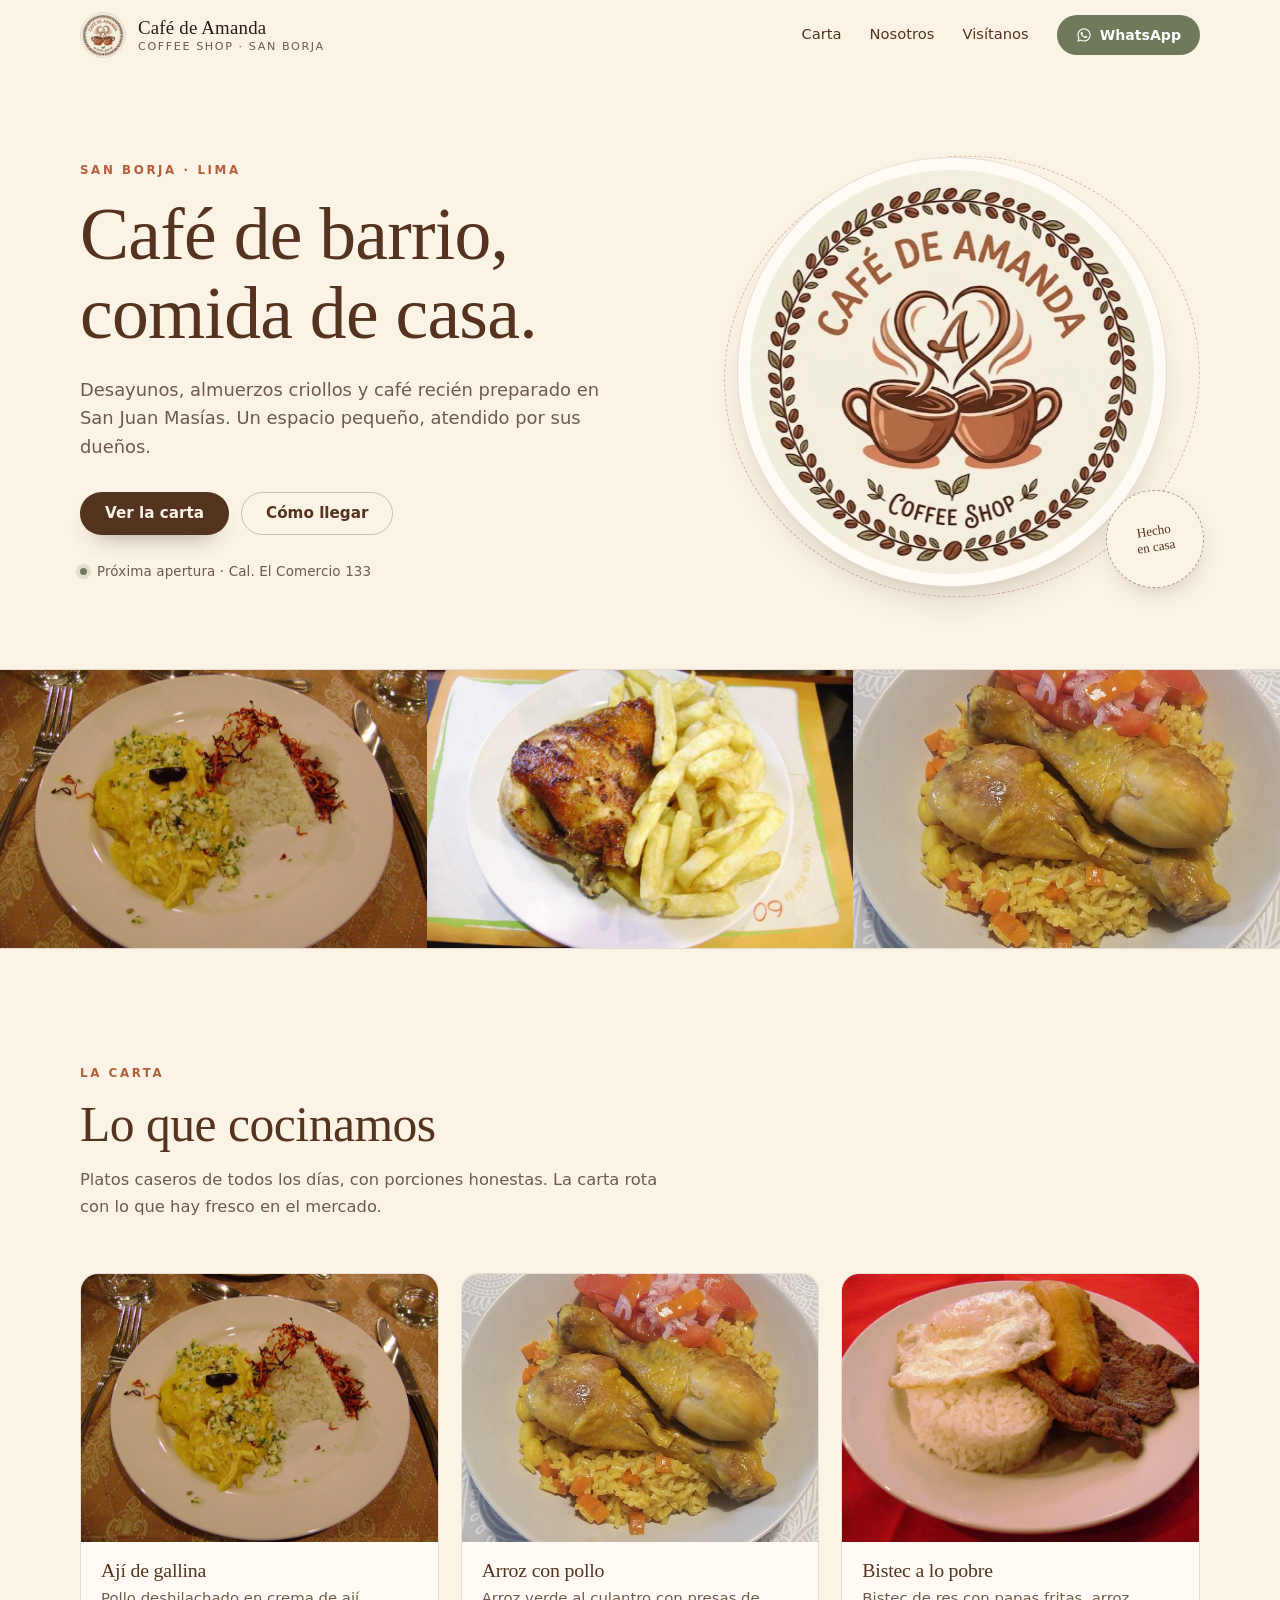
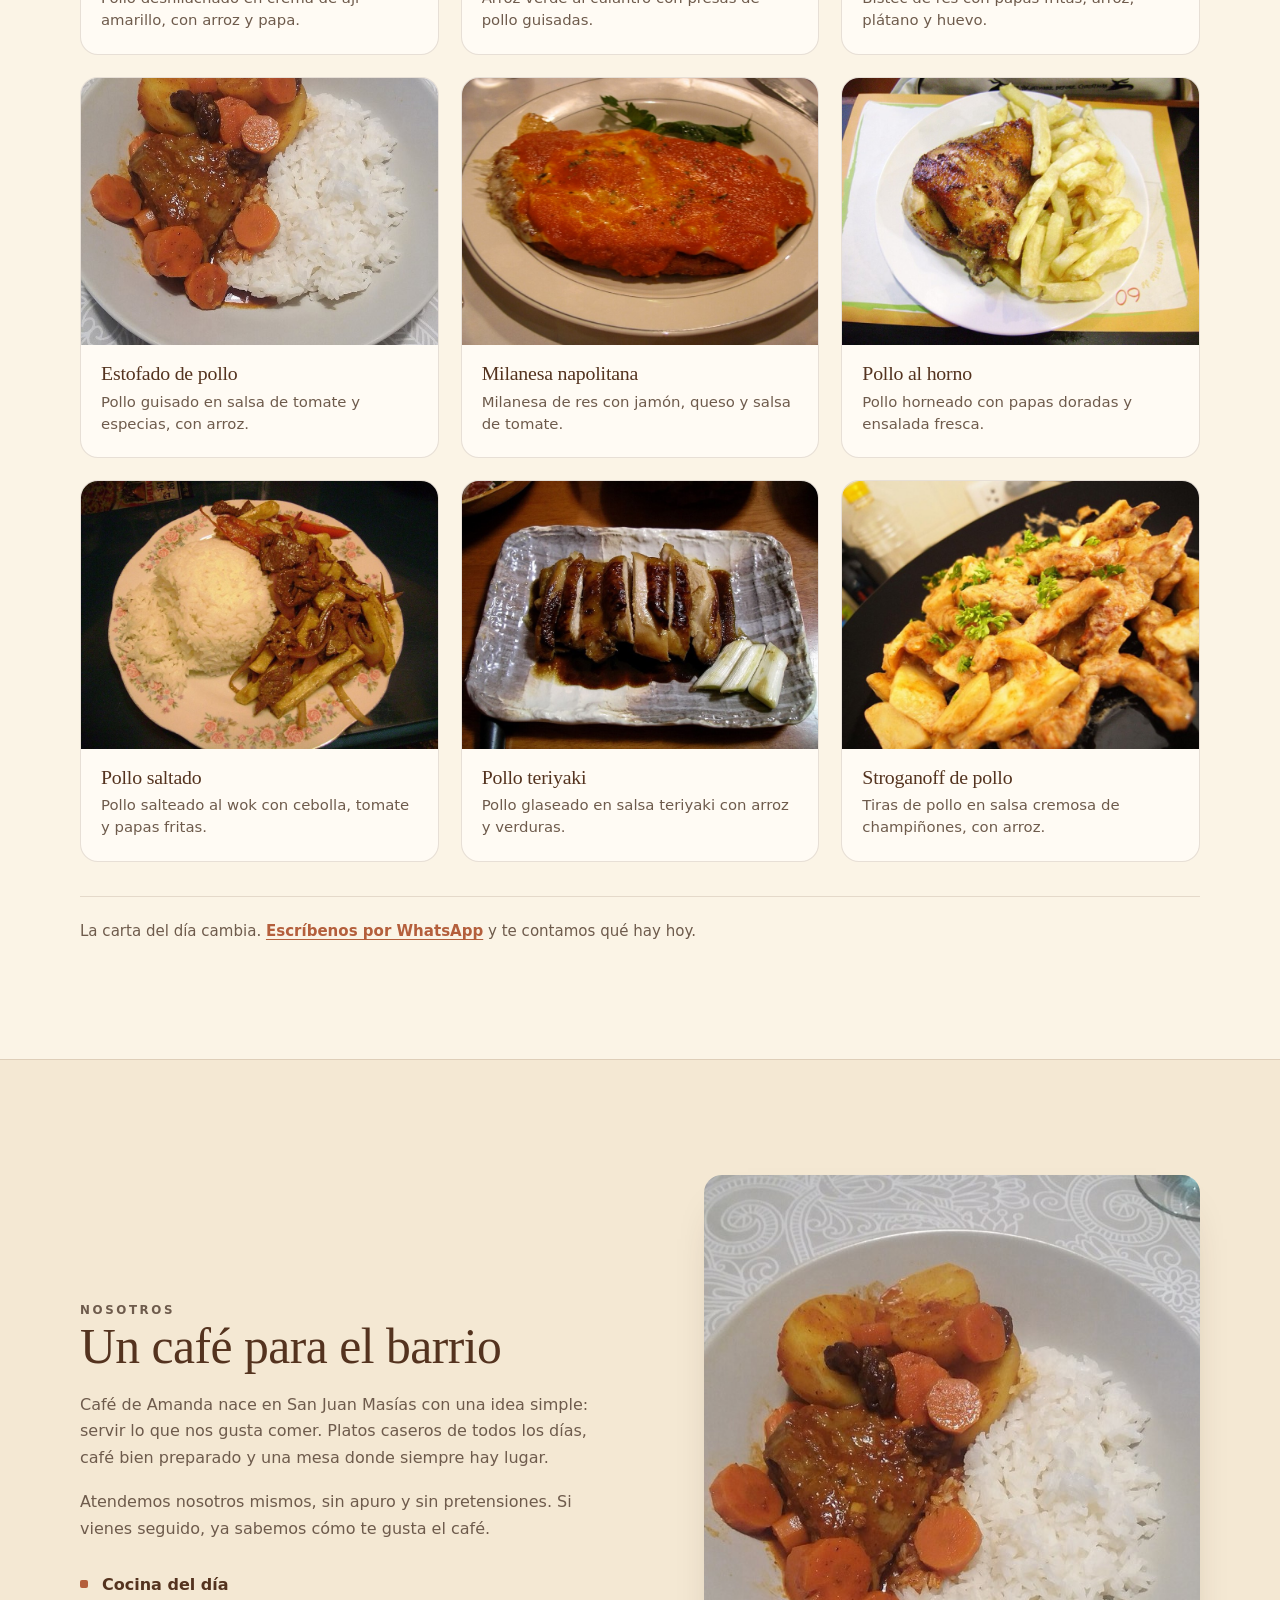
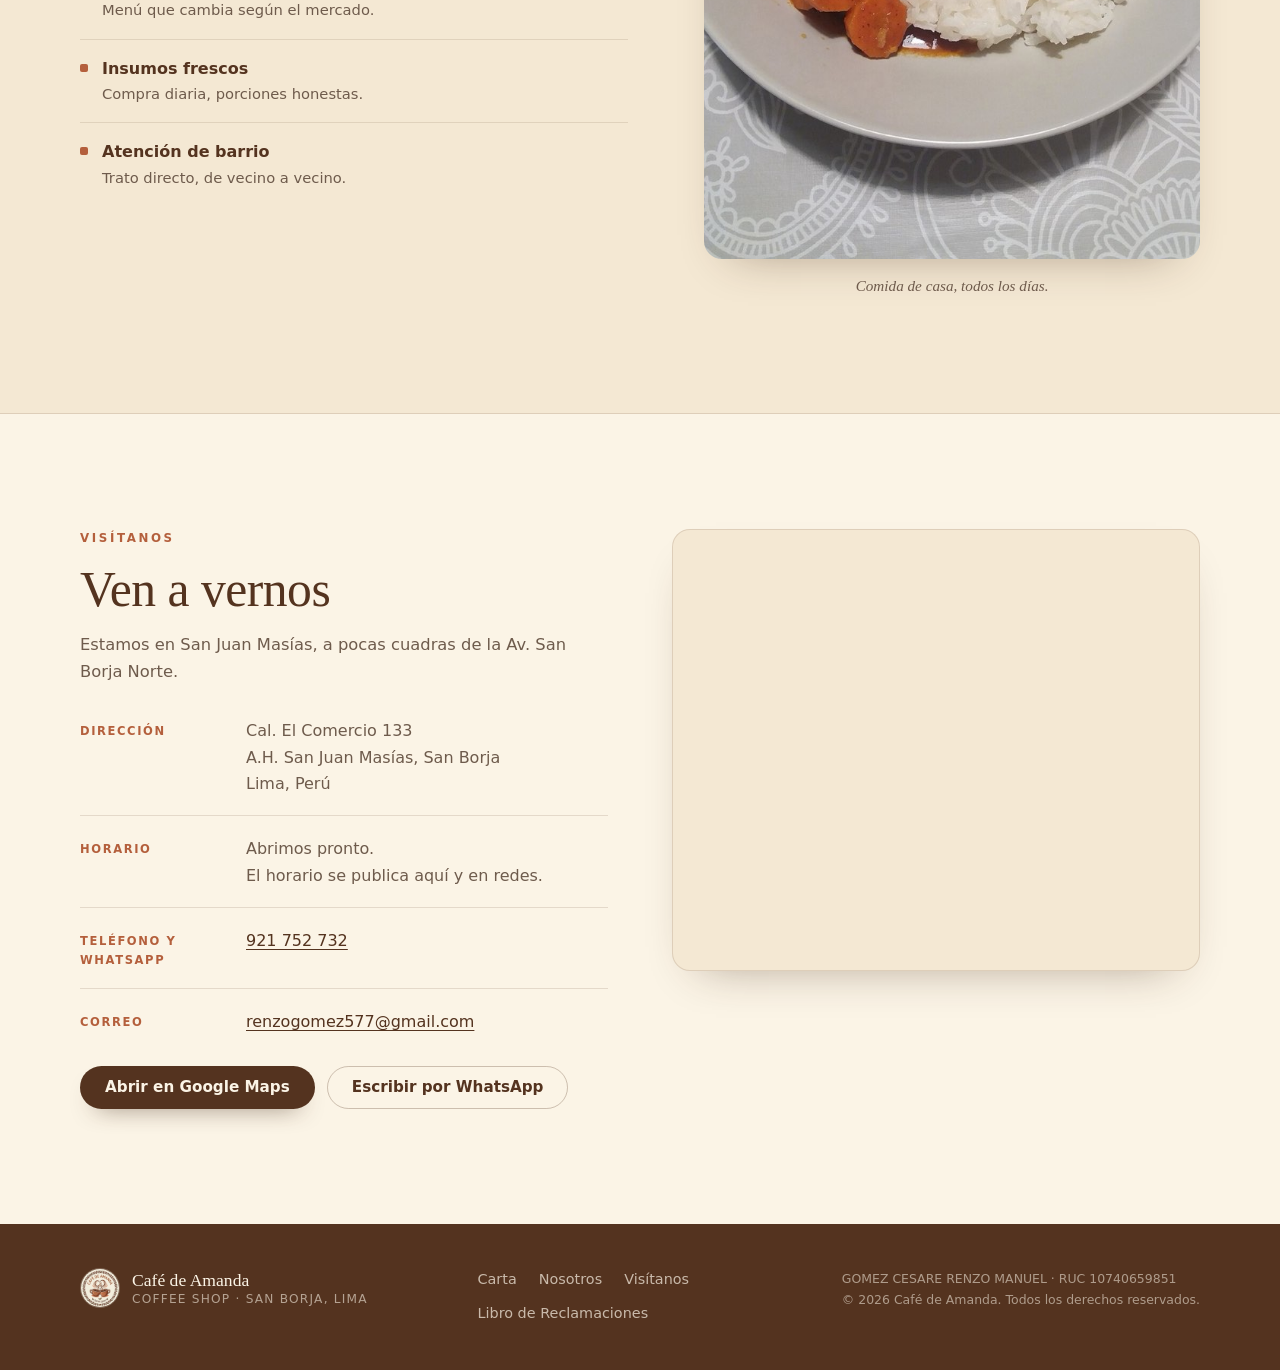
<file: index.html>
<!doctype html>
<html lang="es">
<head>
<meta charset="utf-8">
<meta name="viewport" content="width=device-width, initial-scale=1">
<title>Café de Amanda · Café y comida casera en San Borja</title>
<meta name="description" content="Café de barrio en San Juan Masías, San Borja. Desayunos, almuerzos caseros y café recién preparado. Cal. El Comercio 133, San Borja, Lima.">
<meta name="theme-color" content="#FBF4E6">
<link rel="canonical" href="https://renzo01.github.io/">

<meta property="og:type" content="website">
<meta property="og:locale" content="es_PE">
<meta property="og:site_name" content="Café de Amanda">
<meta property="og:url" content="https://renzo01.github.io/">
<meta property="og:title" content="Café de Amanda · Café y comida casera en San Borja">
<meta property="og:description" content="Desayunos, almuerzos criollos y café recién preparado en San Juan Masías, San Borja.">
<meta property="og:image" content="https://renzo01.github.io/assets/img/pollo-al-horno.jpg">
<meta name="twitter:card" content="summary_large_image">
<meta name="twitter:image" content="https://renzo01.github.io/assets/img/pollo-al-horno.jpg">

<link rel="icon" href="assets/img/favicon.png" sizes="64x64">
<link rel="apple-touch-icon" href="assets/img/logo-192.jpg">
<link rel="stylesheet" href="styles.css">

<script type="application/ld+json">
{
  "@context": "https://schema.org",
  "@type": "Restaurant",
  "name": "Café de Amanda",
  "description": "Café de barrio con desayunos, almuerzos caseros y café recién preparado en San Borja, Lima.",
  "servesCuisine": ["Peruana", "Café", "Desayunos"],
  "priceRange": "S/",
  "telephone": "+51921752732",
  "email": "renzogomez577@gmail.com",
  "image": "assets/img/logo.jpg",
  "address": {
    "@type": "PostalAddress",
    "streetAddress": "Cal. El Comercio 133, A.H. San Juan Masías",
    "addressLocality": "San Borja",
    "addressRegion": "Lima",
    "addressCountry": "PE"
  }
}
</script>
</head>
<body>

<a class="skip-link" href="#contenido">Saltar al contenido</a>

<header class="site-header" id="top">
  <div class="wrap header-inner">
    <a class="brand" href="#top" aria-label="Café de Amanda, inicio">
      <img class="brand-mark" src="assets/img/logo-192.jpg" alt="" width="46" height="46">
      <span class="brand-text">
        <strong>Café de Amanda</strong>
        <small>Coffee shop · San Borja</small>
      </span>
    </a>

    <button class="nav-toggle" type="button" aria-expanded="false" aria-controls="menu-principal">
      <span class="nav-toggle-bars" aria-hidden="true"></span>
      <span class="sr-only">Abrir menú</span>
    </button>

    <nav class="nav" id="menu-principal">
      <a href="#carta">Carta</a>
      <a href="#nosotros">Nosotros</a>
      <a href="#visitanos">Visítanos</a>
      <a class="btn btn-wa" href="https://wa.me/51921752732?text=Hola%2C%20quisiera%20consultar%20por%20la%20carta%20de%20Caf%C3%A9%20de%20Amanda">
        <svg viewBox="0 0 24 24" aria-hidden="true" width="16" height="16"><path fill="currentColor" d="M12.04 2C6.58 2 2.13 6.45 2.13 11.91c0 1.75.46 3.45 1.32 4.95L2 22l5.25-1.38a9.9 9.9 0 0 0 4.79 1.22h.01c5.46 0 9.91-4.45 9.91-9.91C21.96 6.45 17.5 2 12.04 2Zm0 18.15h-.01a8.2 8.2 0 0 1-4.19-1.15l-.3-.18-3.12.82.83-3.04-.2-.31a8.19 8.19 0 0 1-1.26-4.38c0-4.54 3.7-8.24 8.25-8.24 2.2 0 4.27.86 5.83 2.42a8.19 8.19 0 0 1 2.41 5.83c0 4.54-3.7 8.23-8.24 8.23Zm4.52-6.16c-.25-.12-1.47-.72-1.69-.8-.23-.09-.39-.13-.56.12-.16.25-.64.8-.79.96-.14.17-.29.19-.54.07-.25-.13-1.05-.39-2-1.23-.74-.66-1.23-1.47-1.38-1.72-.14-.25-.01-.39.11-.51.11-.11.25-.29.37-.43.13-.14.17-.25.25-.41.08-.17.04-.31-.02-.43-.06-.13-.56-1.35-.77-1.85-.2-.48-.41-.42-.56-.43h-.48c-.17 0-.43.06-.66.31-.22.25-.87.85-.87 2.07 0 1.22.89 2.4 1.01 2.56.13.17 1.75 2.67 4.23 3.74.59.26 1.05.41 1.41.52.59.19 1.13.16 1.56.1.48-.07 1.47-.6 1.68-1.18.21-.58.21-1.07.14-1.18-.06-.1-.22-.16-.47-.28Z"/></svg>
        WhatsApp
      </a>
    </nav>
  </div>
</header>

<main id="contenido">

  <section class="hero">
    <div class="wrap hero-grid">
      <div class="hero-copy reveal">
        <p class="eyebrow">San Borja · Lima</p>
        <h1>Café de barrio,<br>comida de casa.</h1>
        <p class="lede">Desayunos, almuerzos criollos y café recién preparado en San Juan Masías. Un espacio pequeño, atendido por sus dueños.</p>
        <div class="hero-actions">
          <a class="btn btn-primary" href="#carta">Ver la carta</a>
          <a class="btn btn-ghost" href="#visitanos">Cómo llegar</a>
        </div>
        <p class="hero-note"><span class="dot" aria-hidden="true"></span> Próxima apertura · Cal. El Comercio 133</p>
      </div>

      <div class="hero-art reveal">
        <div class="emblem">
          <img src="assets/img/logo.jpg" alt="Logo de Café de Amanda: dos tazas de café rodeadas de hojas" width="600" height="600">
        </div>
        <span class="stamp" aria-hidden="true">Hecho<br>en casa</span>
      </div>
    </div>

    <div class="photo-strip" aria-hidden="true">
      <img src="assets/img/aji-de-gallina.jpg" alt="" loading="lazy">
      <img src="assets/img/pollo-al-horno.jpg" alt="" loading="lazy">
      <img src="assets/img/arroz-con-pollo.jpg" alt="" loading="lazy">
    </div>
  </section>

  <section class="section" id="carta">
    <div class="wrap">
      <header class="section-head reveal">
        <p class="eyebrow">La carta</p>
        <h2>Lo que cocinamos</h2>
        <p class="section-sub">Platos caseros de todos los días, con porciones honestas. La carta rota con lo que hay fresco en el mercado.</p>
      </header>

      <div class="menu-grid">
        <article class="dish reveal">
          <figure><img src="assets/img/aji-de-gallina.jpg" alt="Ají de gallina con arroz blanco y papa" loading="lazy" width="900" height="684"></figure>
          <div class="dish-body">
            <h3>Ají de gallina</h3>
            <p>Pollo deshilachado en crema de ají amarillo, con arroz y papa.</p>
          </div>
        </article>

        <article class="dish reveal">
          <figure><img src="assets/img/arroz-con-pollo.jpg" alt="Arroz con pollo con presas de pollo guisado" loading="lazy" width="900" height="684"></figure>
          <div class="dish-body">
            <h3>Arroz con pollo</h3>
            <p>Arroz verde al culantro con presas de pollo guisadas.</p>
          </div>
        </article>

        <article class="dish reveal">
          <figure><img src="assets/img/bistec-a-lo-pobre.jpg" alt="Bistec a lo pobre con papas fritas, arroz y huevo" loading="lazy" width="900" height="684"></figure>
          <div class="dish-body">
            <h3>Bistec a lo pobre</h3>
            <p>Bistec de res con papas fritas, arroz, plátano y huevo.</p>
          </div>
        </article>

        <article class="dish reveal">
          <figure><img src="assets/img/estofado-de-pollo.jpg" alt="Estofado de pollo con arroz" loading="lazy" width="900" height="684"></figure>
          <div class="dish-body">
            <h3>Estofado de pollo</h3>
            <p>Pollo guisado en salsa de tomate y especias, con arroz.</p>
          </div>
        </article>

        <article class="dish reveal">
          <figure><img src="assets/img/milanesa-napolitana.jpg" alt="Milanesa napolitana con jamón, queso y salsa de tomate" loading="lazy" width="900" height="684"></figure>
          <div class="dish-body">
            <h3>Milanesa napolitana</h3>
            <p>Milanesa de res con jamón, queso y salsa de tomate.</p>
          </div>
        </article>

        <article class="dish reveal">
          <figure><img src="assets/img/pollo-al-horno.jpg" alt="Pollo al horno con papas doradas y ensalada" loading="lazy" width="900" height="684"></figure>
          <div class="dish-body">
            <h3>Pollo al horno</h3>
            <p>Pollo horneado con papas doradas y ensalada fresca.</p>
          </div>
        </article>

        <article class="dish reveal">
          <figure><img src="assets/img/pollo-saltado.jpg" alt="Pollo saltado al wok con cebolla, tomate y papas fritas" loading="lazy" width="900" height="684"></figure>
          <div class="dish-body">
            <h3>Pollo saltado</h3>
            <p>Pollo salteado al wok con cebolla, tomate y papas fritas.</p>
          </div>
        </article>

        <article class="dish reveal">
          <figure><img src="assets/img/pollo-teriyaki.jpg" alt="Pollo teriyaki con arroz y verduras" loading="lazy" width="900" height="684"></figure>
          <div class="dish-body">
            <h3>Pollo teriyaki</h3>
            <p>Pollo glaseado en salsa teriyaki con arroz y verduras.</p>
          </div>
        </article>

        <article class="dish reveal">
          <figure><img src="assets/img/stroganoff.jpg" alt="Stroganoff de pollo con arroz" loading="lazy" width="900" height="684"></figure>
          <div class="dish-body">
            <h3>Stroganoff de pollo</h3>
            <p>Tiras de pollo en salsa cremosa de champiñones, con arroz.</p>
          </div>
        </article>
      </div>

      <p class="menu-note reveal">La carta del día cambia. <a href="https://wa.me/51921752732?text=Hola%2C%20quisiera%20saber%20qu%C3%A9%20hay%20hoy%20en%20la%20carta">Escríbenos por WhatsApp</a> y te contamos qué hay hoy.</p>
    </div>
  </section>

  <section class="section section-alt" id="nosotros">
    <div class="wrap about-grid">
      <div class="about-copy reveal">
        <p class="eyebrow">Nosotros</p>
        <h2>Un café para el barrio</h2>
        <p>Café de Amanda nace en San Juan Masías con una idea simple: servir lo que nos gusta comer. Platos caseros de todos los días, café bien preparado y una mesa donde siempre hay lugar.</p>
        <p>Atendemos nosotros mismos, sin apuro y sin pretensiones. Si vienes seguido, ya sabemos cómo te gusta el café.</p>

        <ul class="values">
          <li><strong>Cocina del día</strong><span>Menú que cambia según el mercado.</span></li>
          <li><strong>Insumos frescos</strong><span>Compra diaria, porciones honestas.</span></li>
          <li><strong>Atención de barrio</strong><span>Trato directo, de vecino a vecino.</span></li>
        </ul>
      </div>

      <figure class="about-art reveal">
        <img src="assets/img/estofado-de-pollo.jpg" alt="Estofado de pollo servido con arroz" loading="lazy" width="900" height="684">
        <figcaption>Comida de casa, todos los días.</figcaption>
      </figure>
    </div>
  </section>

  <section class="section" id="visitanos">
    <div class="wrap visit-grid">
      <div class="visit-info reveal">
        <p class="eyebrow">Visítanos</p>
        <h2>Ven a vernos</h2>
        <p class="section-sub">Estamos en San Juan Masías, a pocas cuadras de la Av. San Borja Norte.</p>

        <dl class="info-list">
          <div>
            <dt>Dirección</dt>
            <dd>Cal. El Comercio 133<br>A.H. San Juan Masías, San Borja<br>Lima, Perú</dd>
          </div>
          <div>
            <dt>Horario</dt>
            <dd>Abrimos pronto.<br>El horario se publica aquí y en redes.</dd>
          </div>
          <div>
            <dt>Teléfono y WhatsApp</dt>
            <dd><a href="tel:+51921752732">921 752 732</a></dd>
          </div>
          <div>
            <dt>Correo</dt>
            <dd><a href="mailto:renzogomez577@gmail.com">renzogomez577@gmail.com</a></dd>
          </div>
        </dl>

        <div class="hero-actions">
          <a class="btn btn-primary" href="https://www.google.com/maps/search/?api=1&query=Cal.+El+Comercio+133%2C+San+Juan+Mas%C3%ADas%2C+San+Borja%2C+Lima" target="_blank" rel="noopener">
            Abrir en Google Maps
          </a>
          <a class="btn btn-ghost" href="https://wa.me/51921752732?text=Hola%2C%20quisiera%20consultar%20por%20Caf%C3%A9%20de%20Amanda">Escribir por WhatsApp</a>
        </div>
      </div>

      <div class="map reveal">
        <iframe
          title="Mapa de ubicación de Café de Amanda en San Borja"
          src="https://www.google.com/maps?q=Cal.+El+Comercio+133,+San+Juan+Mas%C3%ADas,+San+Borja,+Lima&output=embed"
          loading="lazy" referrerpolicy="no-referrer-when-downgrade" allowfullscreen></iframe>
      </div>
    </div>
  </section>

</main>

<footer class="site-footer">
  <div class="wrap footer-grid">
    <div class="footer-brand">
      <img src="assets/img/logo-192.jpg" alt="" width="40" height="40">
      <div>
        <strong>Café de Amanda</strong>
        <span>Coffee shop · San Borja, Lima</span>
      </div>
    </div>

    <nav class="footer-nav" aria-label="Enlaces del pie">
      <a href="#carta">Carta</a>
      <a href="#nosotros">Nosotros</a>
      <a href="#visitanos">Visítanos</a>
      <a href="libro-de-reclamaciones.html">Libro de Reclamaciones</a>
    </nav>

    <div class="footer-legal">
      <p>GOMEZ CESARE RENZO MANUEL · RUC 10740659851</p>
      <p>© <span id="anio">2026</span> Café de Amanda. Todos los derechos reservados.</p>
    </div>
  </div>
</footer>

<a class="wa-float" href="https://wa.me/51921752732?text=Hola%2C%20quisiera%20consultar%20por%20Caf%C3%A9%20de%20Amanda" aria-label="Escribir por WhatsApp">
  <svg viewBox="0 0 24 24" aria-hidden="true" width="26" height="26"><path fill="currentColor" d="M12.04 2C6.58 2 2.13 6.45 2.13 11.91c0 1.75.46 3.45 1.32 4.95L2 22l5.25-1.38a9.9 9.9 0 0 0 4.79 1.22h.01c5.46 0 9.91-4.45 9.91-9.91C21.96 6.45 17.5 2 12.04 2Zm0 18.15h-.01a8.2 8.2 0 0 1-4.19-1.15l-.3-.18-3.12.82.83-3.04-.2-.31a8.19 8.19 0 0 1-1.26-4.38c0-4.54 3.7-8.24 8.25-8.24 2.2 0 4.27.86 5.83 2.42a8.19 8.19 0 0 1 2.41 5.83c0 4.54-3.7 8.23-8.24 8.23Zm4.52-6.16c-.25-.12-1.47-.72-1.69-.8-.23-.09-.39-.13-.56.12-.16.25-.64.8-.79.96-.14.17-.29.19-.54.07-.25-.13-1.05-.39-2-1.23-.74-.66-1.23-1.47-1.38-1.72-.14-.25-.01-.39.11-.51.11-.11.25-.29.37-.43.13-.14.17-.25.25-.41.08-.17.04-.31-.02-.43-.06-.13-.56-1.35-.77-1.85-.2-.48-.41-.42-.56-.43h-.48c-.17 0-.43.06-.66.31-.22.25-.87.85-.87 2.07 0 1.22.89 2.4 1.01 2.56.13.17 1.75 2.67 4.23 3.74.59.26 1.05.41 1.41.52.59.19 1.13.16 1.56.1.48-.07 1.47-.6 1.68-1.18.21-.58.21-1.07.14-1.18-.06-.1-.22-.16-.47-.28Z"/></svg>
</a>

<script src="script.js" defer></script>
</body>
</html>
</file>
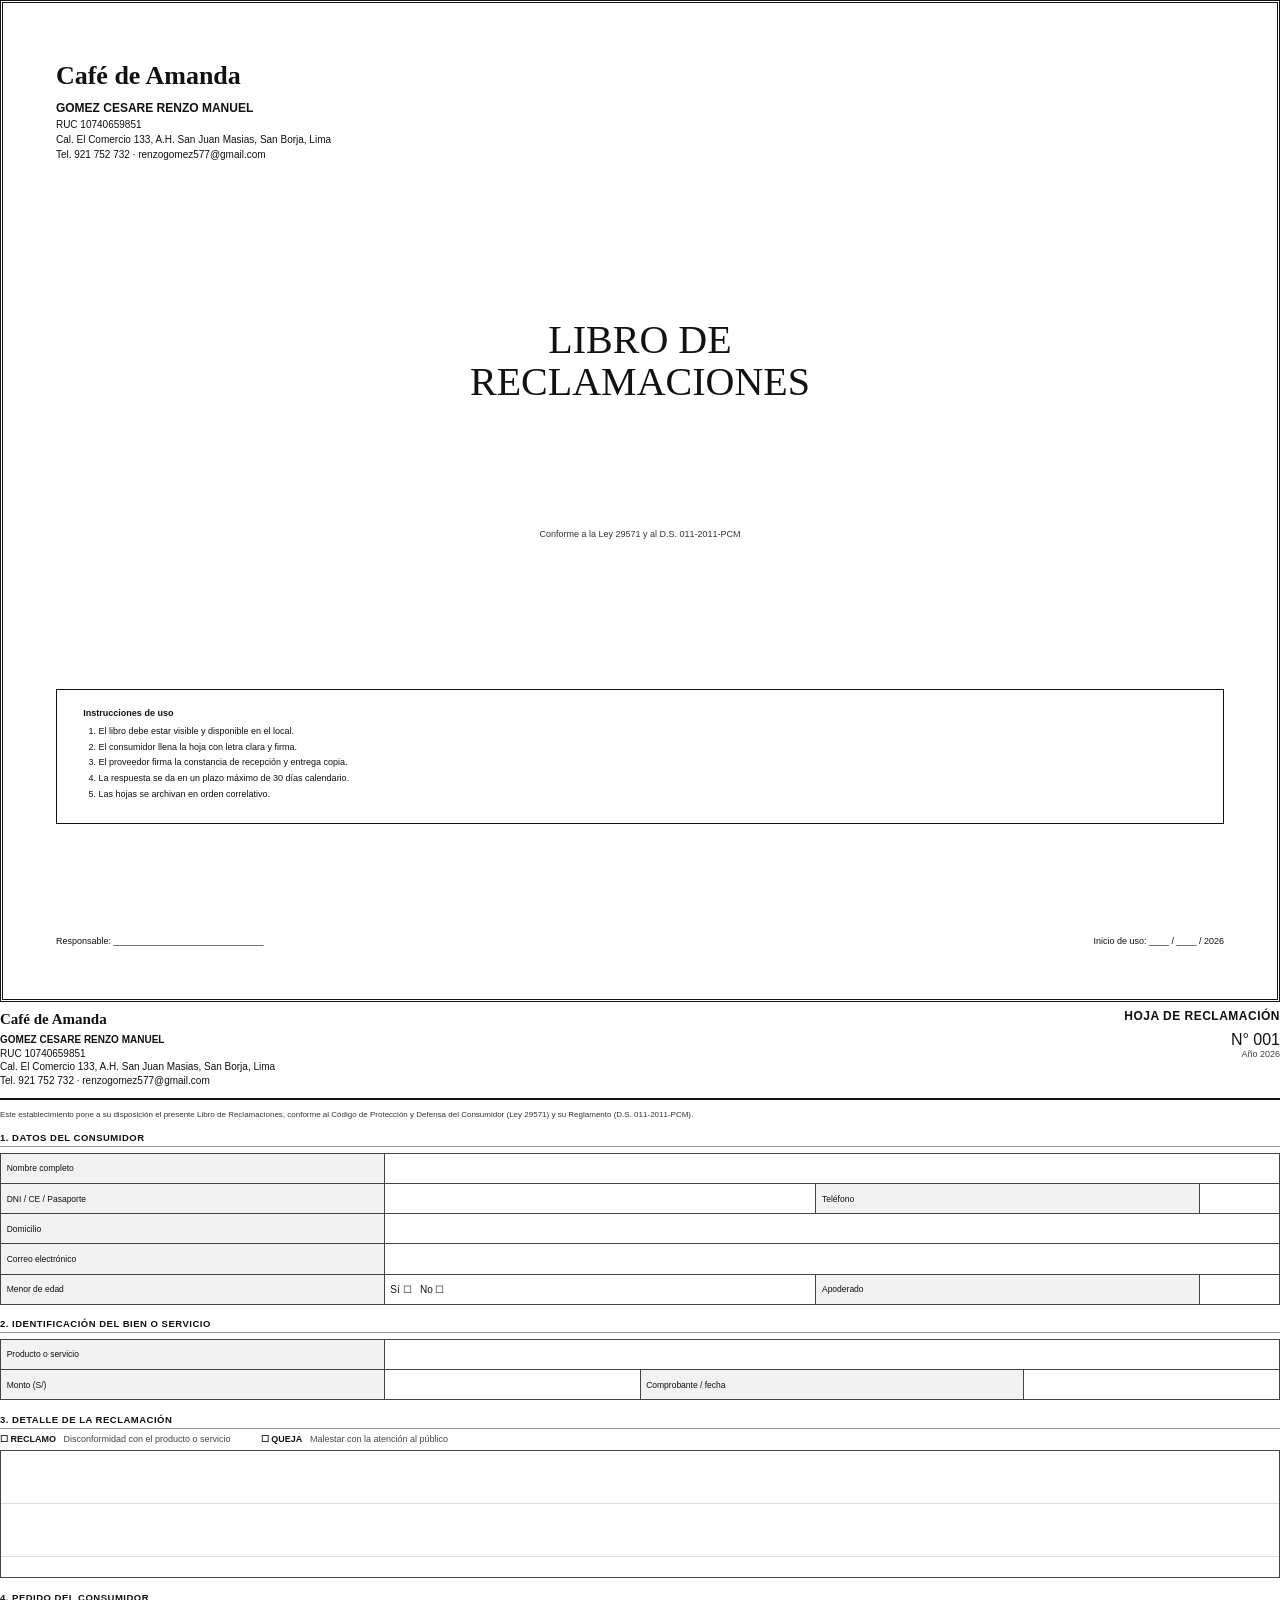
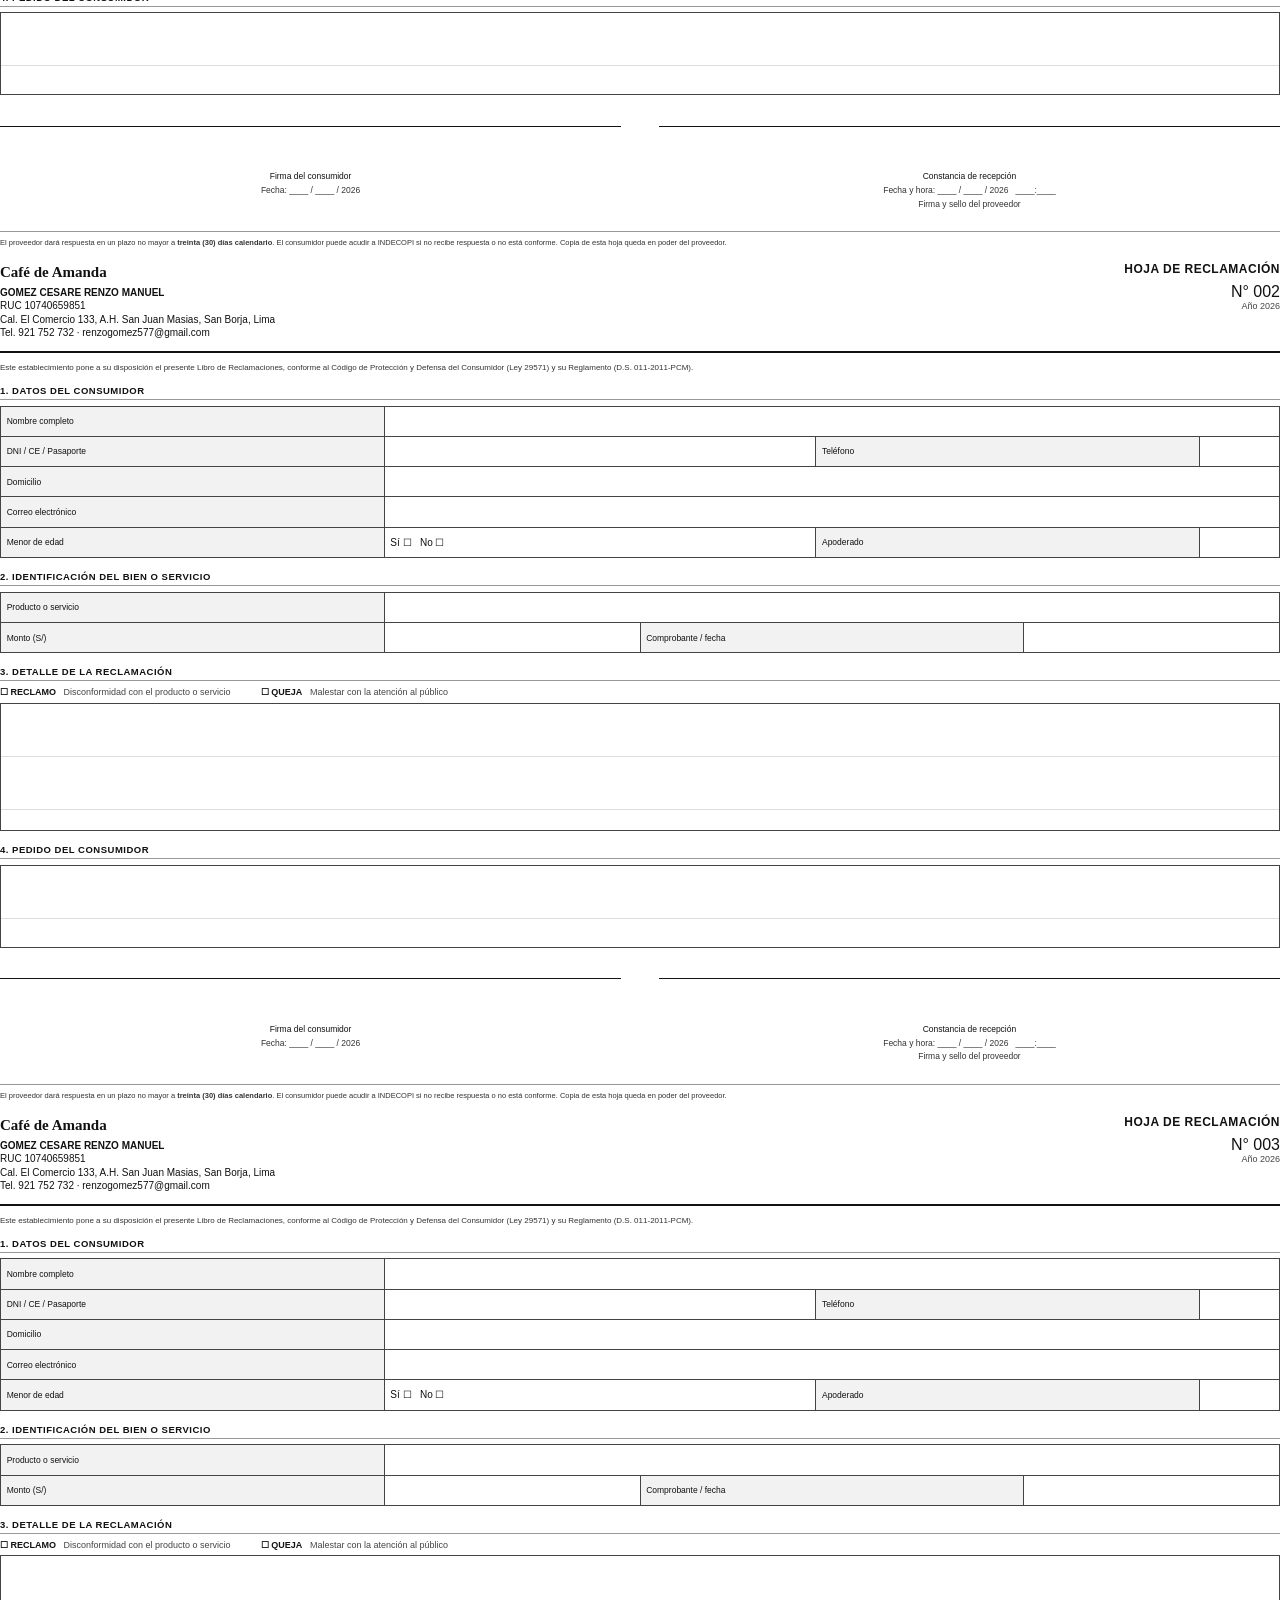
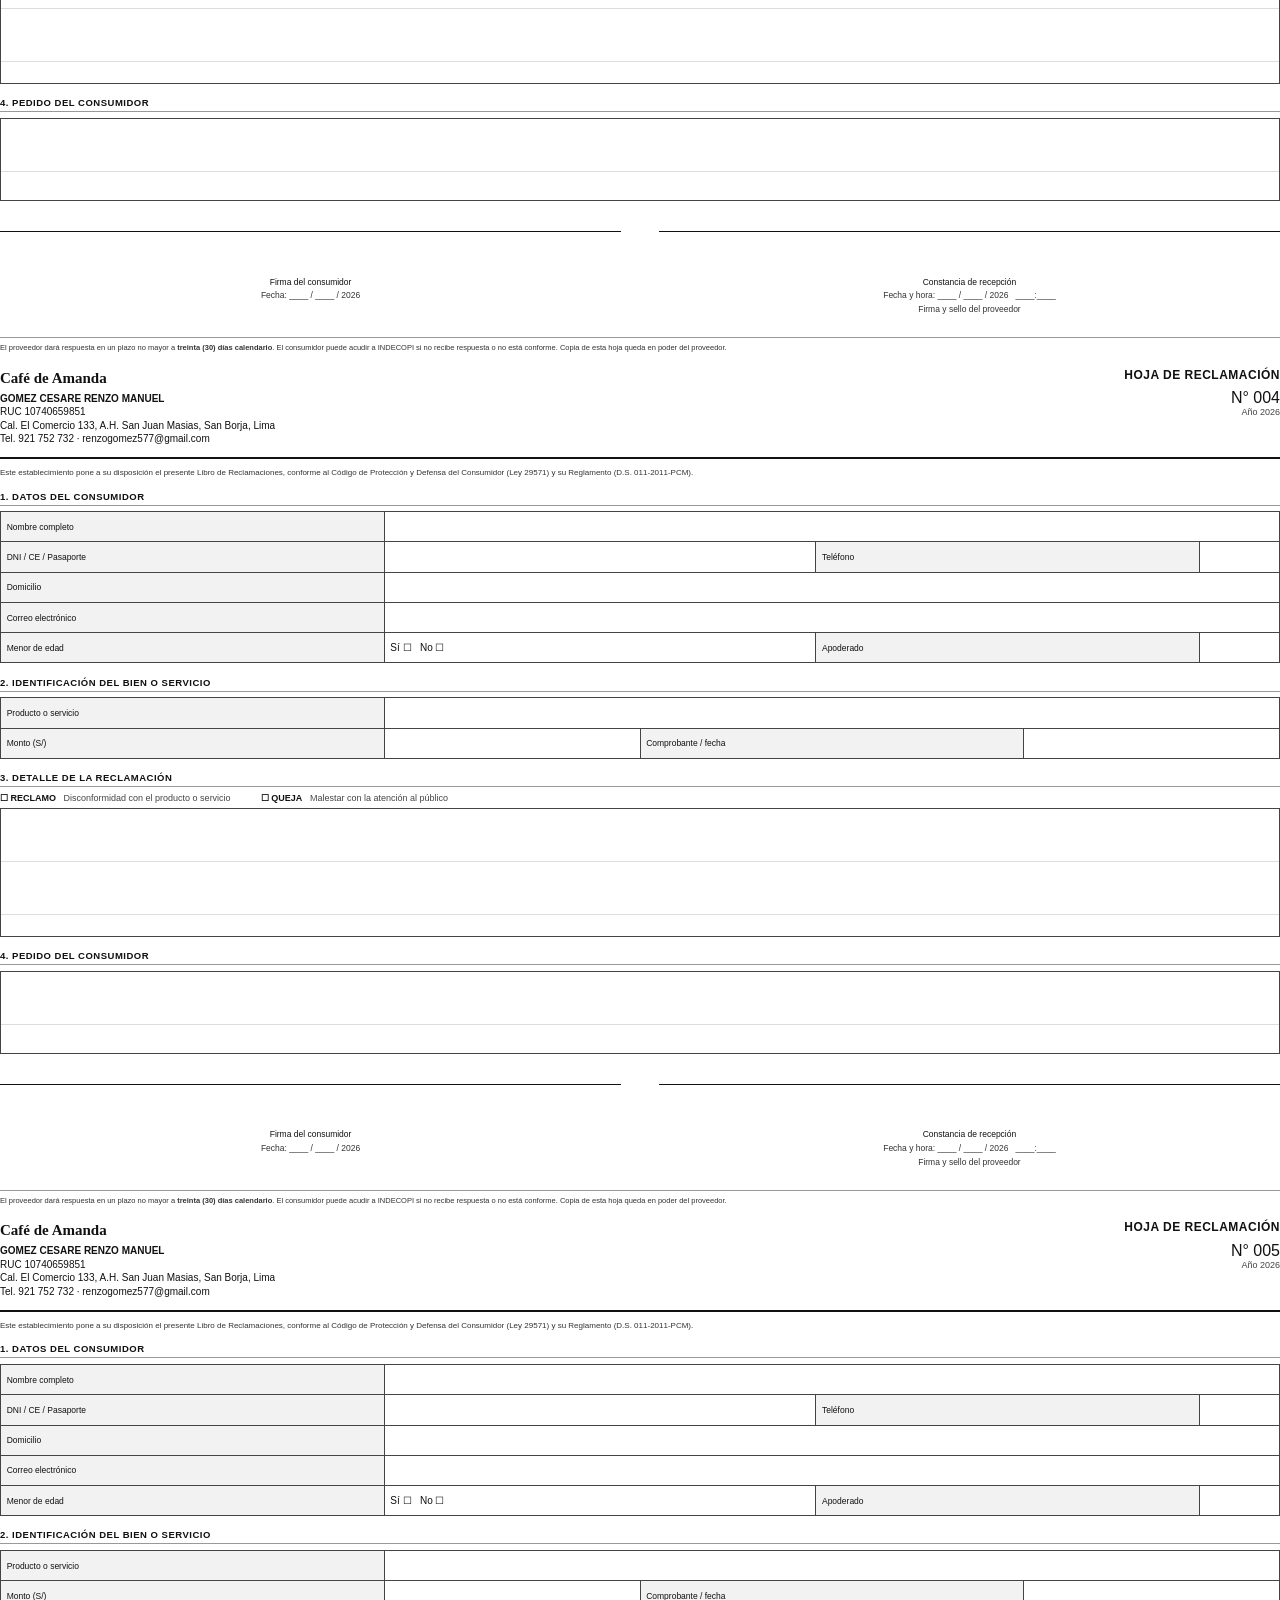
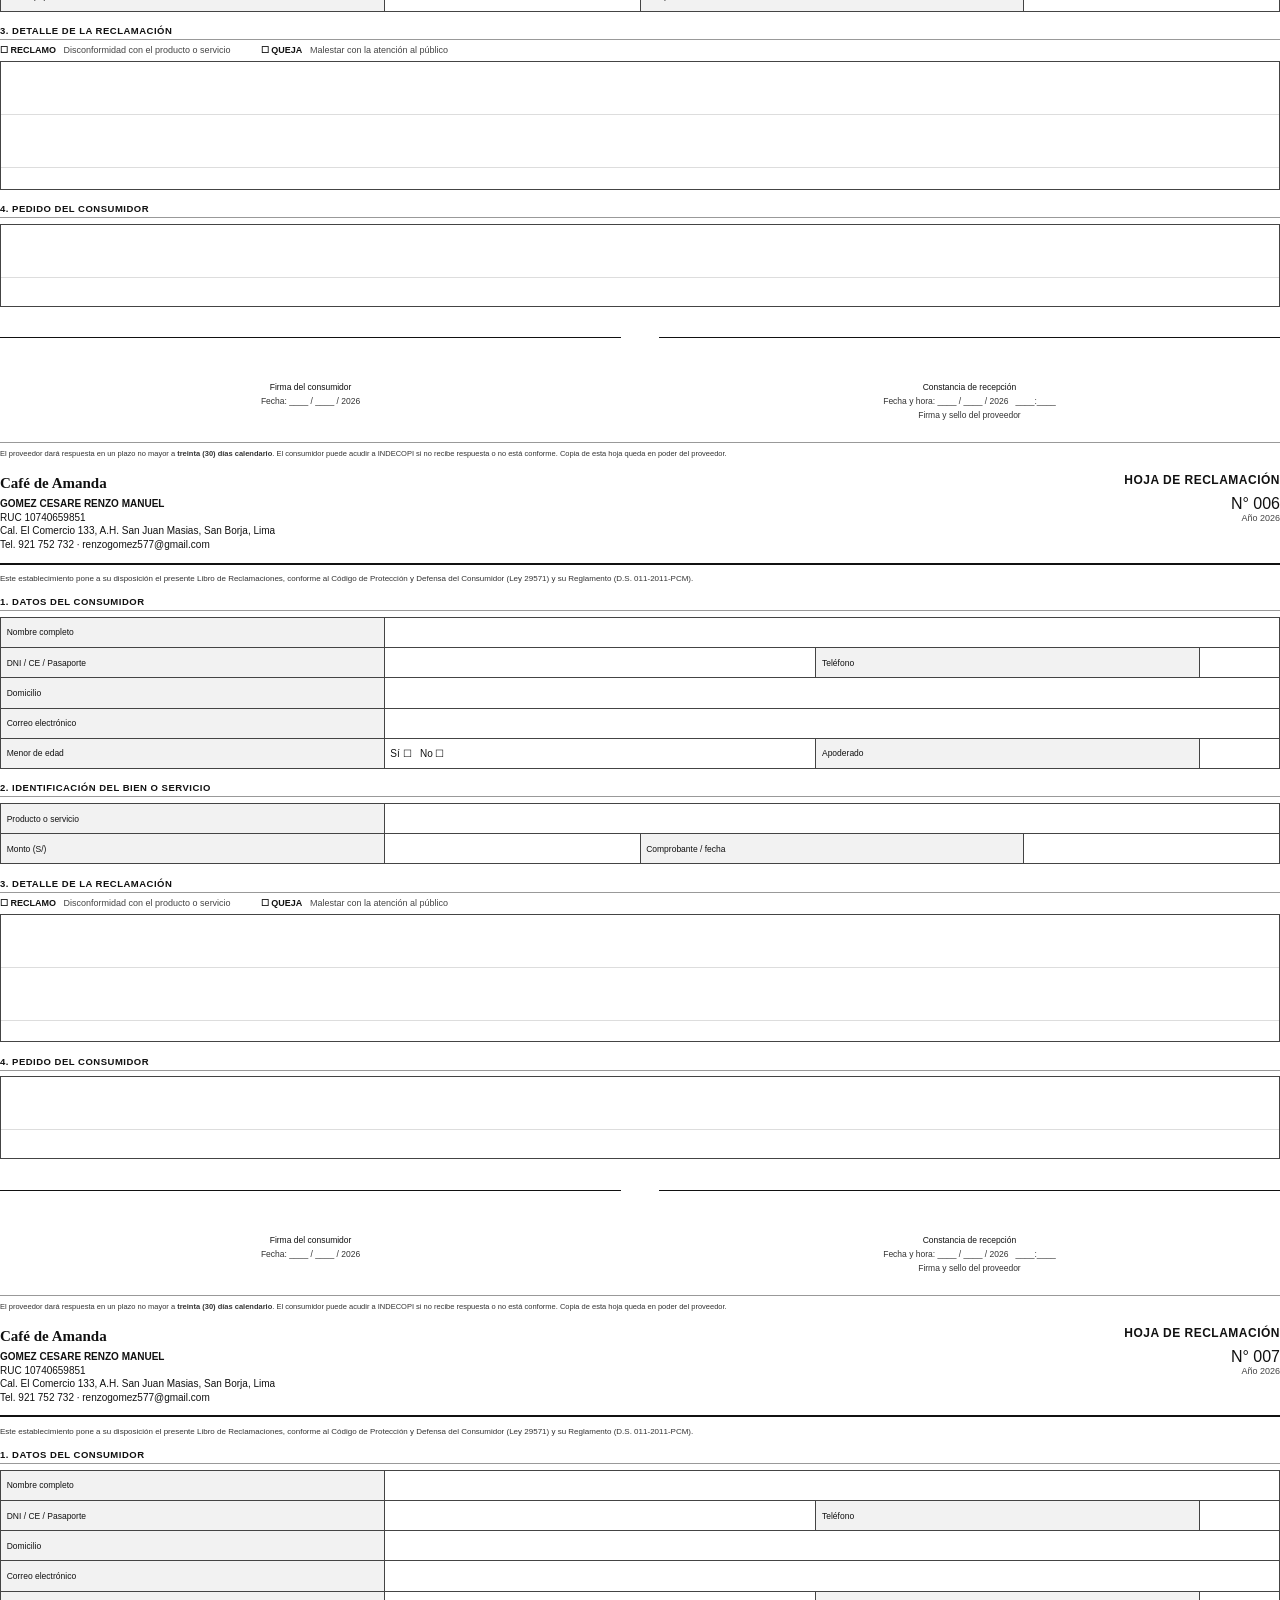
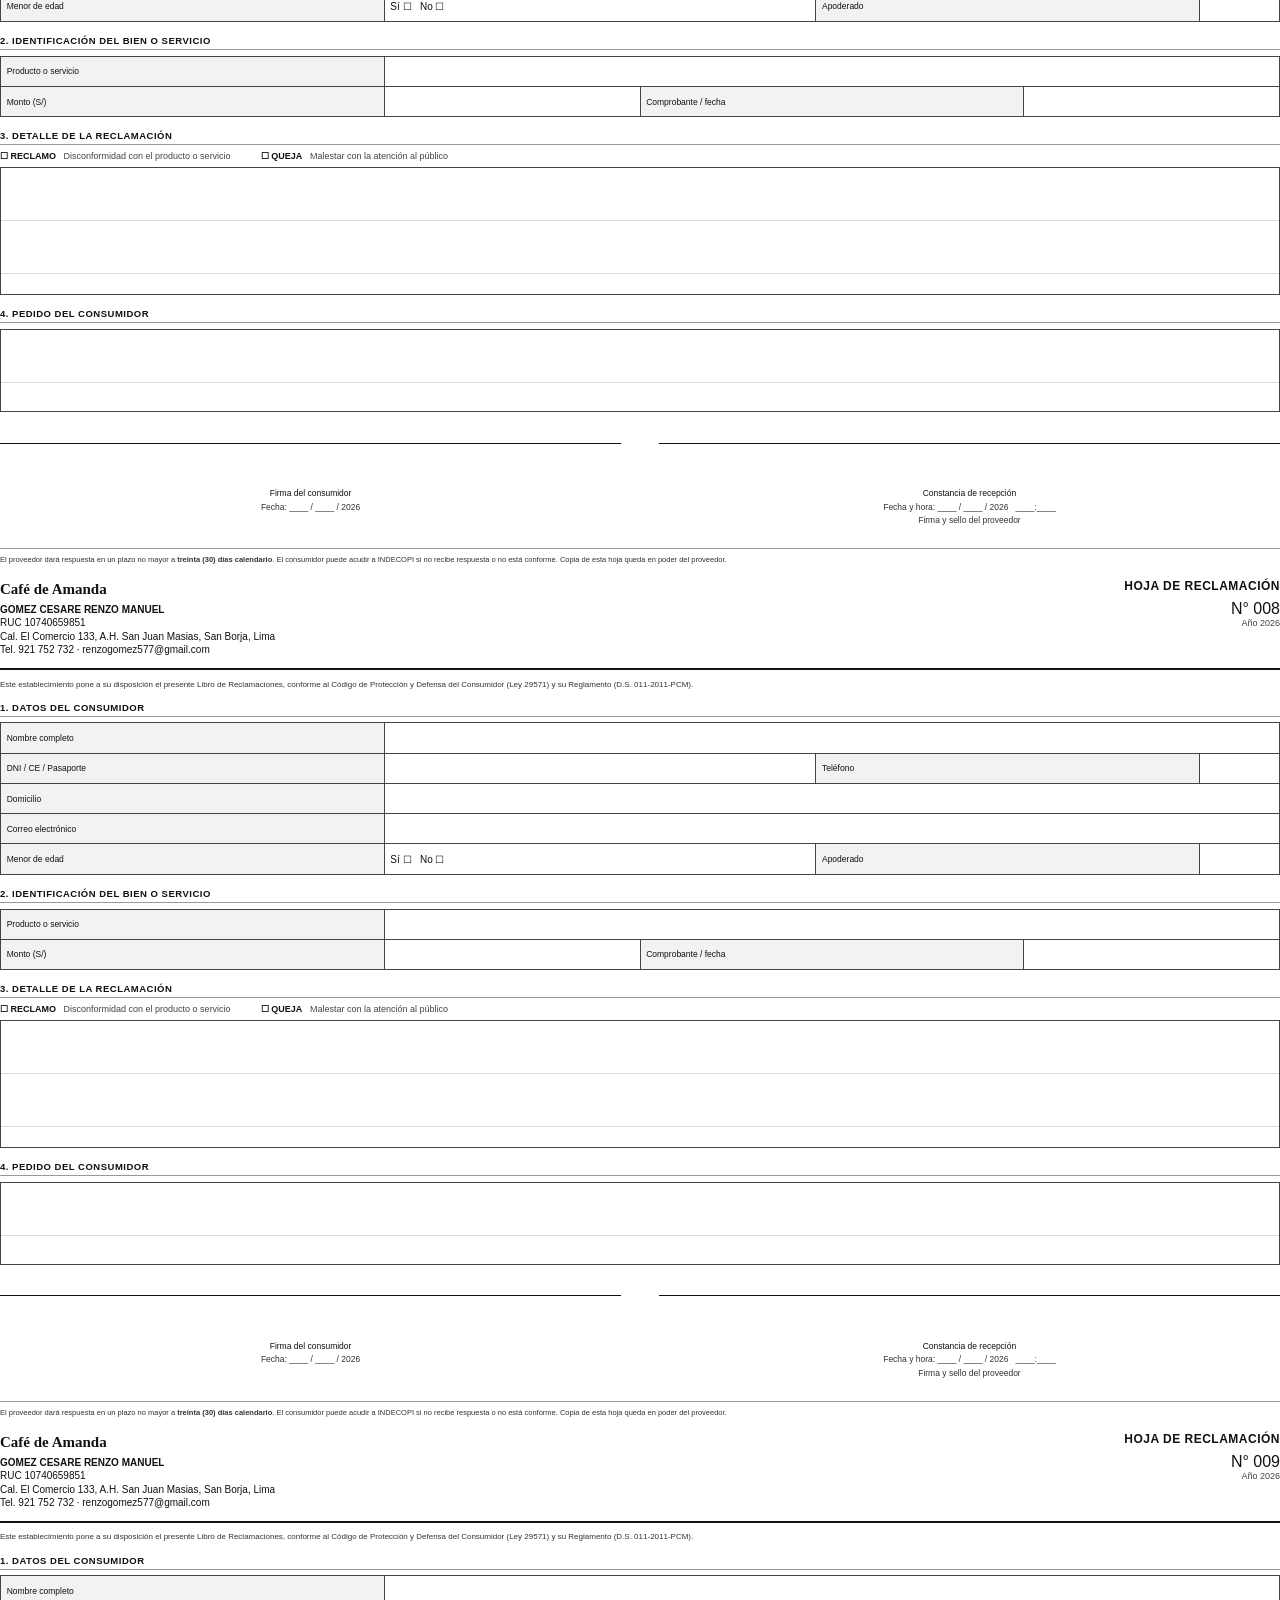
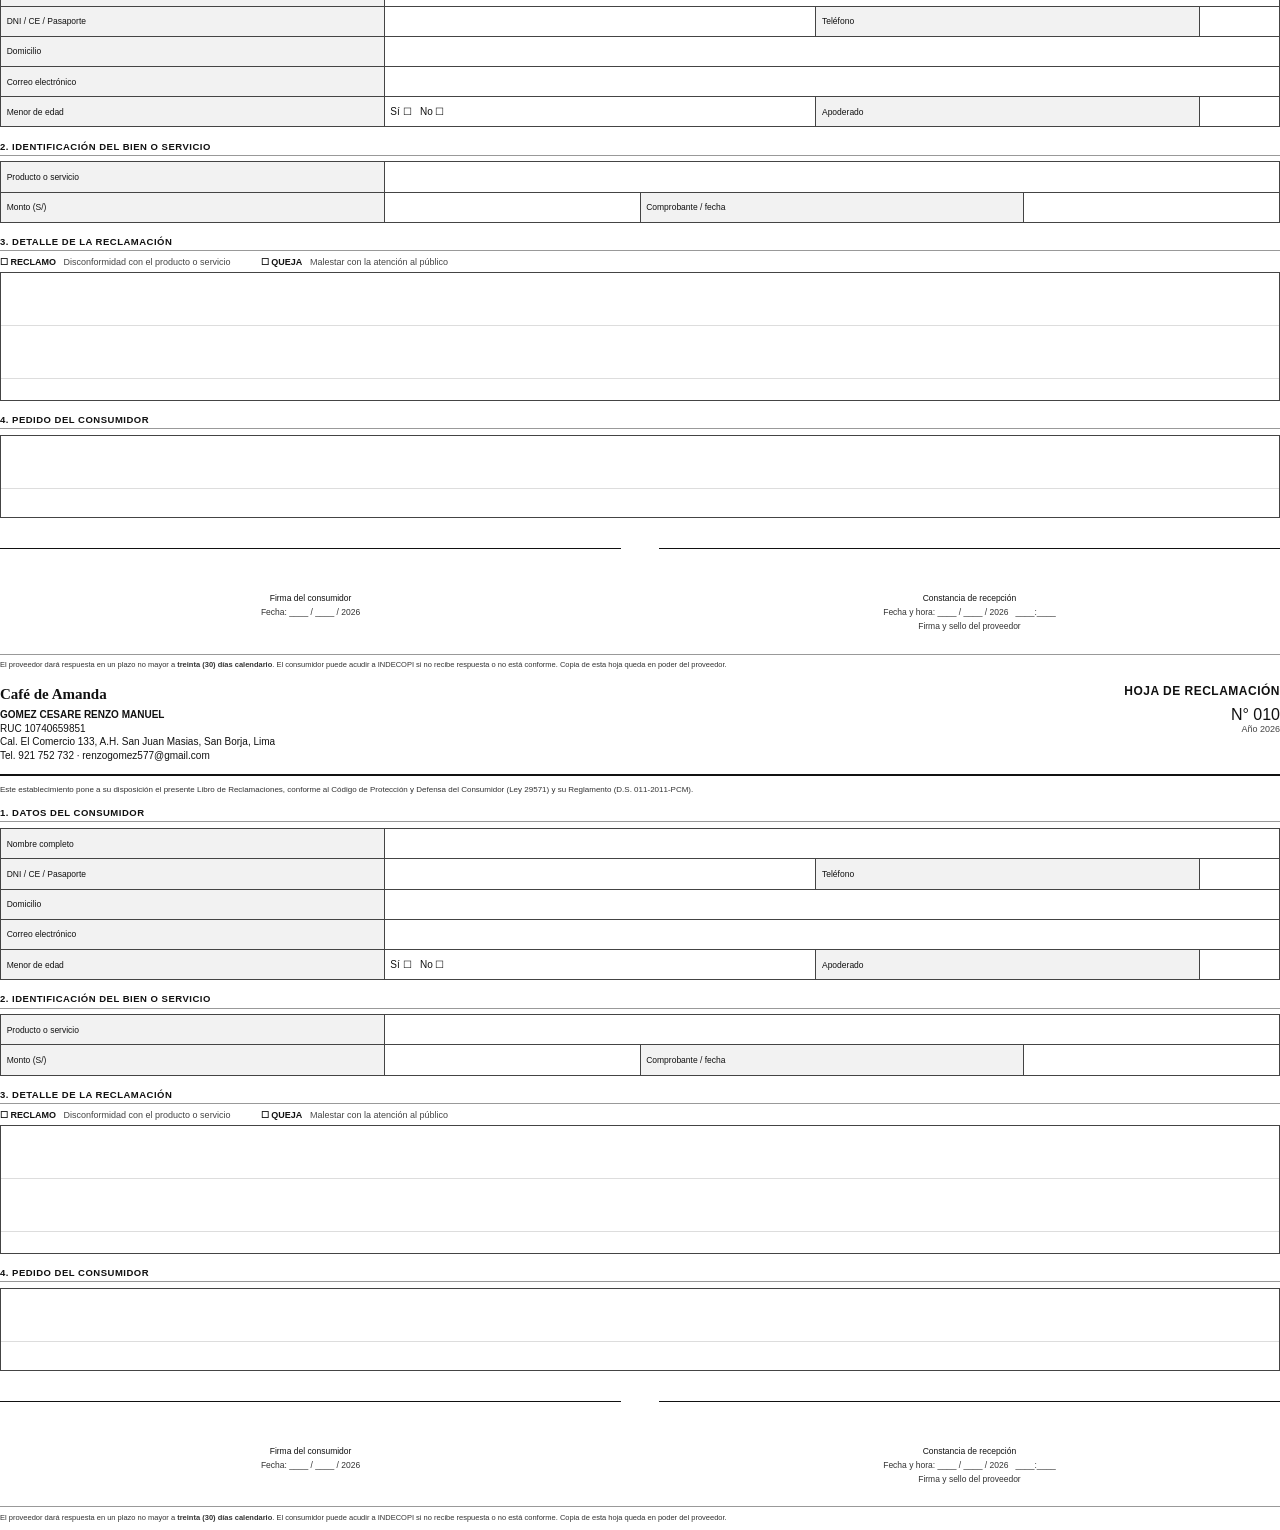
<file: libro-de-reclamaciones.html>
<!DOCTYPE html>
<html lang="es"><head><meta charset="utf-8"><title>Libro de Reclamaciones — Café de Amanda</title>
<style>
  @page { size: A4; margin: 12mm; }
  * { box-sizing: border-box; }
  body { margin: 0; font-family: Helvetica, Arial, sans-serif; font-size: 10px; color: #111; }
  .sheet { page-break-after: always; padding: 2mm 0; }
  .sheet:last-child { page-break-after: auto; }
  .head { display: flex; justify-content: space-between; align-items: flex-start;
           border-bottom: 2px solid #111; padding-bottom: 3mm; }
  .brand { font-family: Georgia, serif; font-size: 15px; font-weight: bold; margin-bottom: 1mm; }
  .brand.big { font-size: 26px; }
  .prov div { line-height: 1.35; }
  .num { text-align: right; }
  .num .title { font-size: 12px; font-weight: bold; letter-spacing: .5px; }
  .num .n { font-size: 16px; margin-top: 2mm; }
  .num .year { font-size: 9px; color: #444; }
  .legal { font-size: 8px; color: #333; margin: 2.5mm 0 3mm; text-align: justify; }
  h3 { font-size: 9.5px; text-transform: uppercase; letter-spacing: .5px; margin: 3.5mm 0 1.5mm;
        border-bottom: 1px solid #999; padding-bottom: .8mm; }
  table.grid { width: 100%; border-collapse: collapse; }
  table.grid td { border: 1px solid #444; height: 8mm; padding: 1mm 1.5mm; vertical-align: middle; }
  table.grid td.lbl { background: #f2f2f2; width: 30%; font-size: 8.5px; }
  .tipo { display: flex; align-items: baseline; gap: 2mm; font-size: 9px; margin-bottom: 1.5mm; }
  .tipo label { font-weight: bold; }
  .tipo span { margin-right: 6mm; color: #444; }
  .lines { border: 1px solid #444; height: 22mm;
            background: repeating-linear-gradient(to bottom, transparent 0, transparent 6.8mm, #ddd 6.8mm, #ddd 7mm); }
  .lines.tall { height: 34mm; }
  .firmas { display: flex; gap: 10mm; margin-top: 8mm; }
  .firma { flex: 1; text-align: center; font-size: 8.5px; }
  .firma .line { border-top: 1px solid #111; height: 12mm; }
  .firma .small { color: #333; margin-top: 1mm; }
  .foot { margin-top: 6mm; font-size: 7.5px; color: #333; border-top: 1px solid #999; padding-top: 1.5mm; text-align: justify; }
  .cover { display: flex; flex-direction: column; justify-content: space-between; min-height: 265mm;
            border: 3px double #111; padding: 14mm; }
  .cover-top div { line-height: 1.5; }
  .legal-name { font-size: 12px; font-weight: bold; }
  .cover-title { font-family: Georgia, serif; font-size: 40px; line-height: 1.05; text-align: center; margin: 12mm 0 4mm; }
  .cover-sub { text-align: center; font-size: 9px; color: #333; margin-bottom: 10mm; }
  .cover-box { border: 1px solid #111; padding: 5mm 7mm; font-size: 9px; }
  .cover-box ol { margin: 2mm 0 0 4mm; padding: 0; }
  .cover-box li { margin-bottom: 1.5mm; }
  .cover-foot { font-size: 9px; display: flex; justify-content: space-between; }
</style></head>
<body>

<section class="sheet cover">
  <div class="cover-top">
    <div class="brand big">Café de Amanda</div>
    <div class="legal-name">GOMEZ CESARE RENZO MANUEL</div>
    <div>RUC 10740659851</div>
    <div>Cal. El Comercio 133, A.H. San Juan Masias, San Borja, Lima</div>
    <div>Tel. 921 752 732 · renzogomez577@gmail.com</div>
  </div>
  <div class="cover-title">LIBRO DE<br/>RECLAMACIONES</div>
  <div class="cover-sub">Conforme a la Ley 29571 y al D.S. 011-2011-PCM</div>
  <div class="cover-box">
    <b>Instrucciones de uso</b>
    <ol>
      <li>El libro debe estar visible y disponible en el local.</li>
      <li>El consumidor llena la hoja con letra clara y firma.</li>
      <li>El proveedor firma la constancia de recepción y entrega copia.</li>
      <li>La respuesta se da en un plazo máximo de 30 días calendario.</li>
      <li>Las hojas se archivan en orden correlativo.</li>
    </ol>
  </div>
  <div class="cover-foot">
    <div>Responsable: ______________________________</div>
    <div>Inicio de uso: ____ / ____ / 2026</div>
  </div>
</section>

<section class="sheet">
  <div class="head">
    <div class="prov">
      <div class="brand">Café de Amanda</div>
      <div><b>GOMEZ CESARE RENZO MANUEL</b></div>
      <div>RUC 10740659851</div>
      <div>Cal. El Comercio 133, A.H. San Juan Masias, San Borja, Lima</div>
      <div>Tel. 921 752 732 · renzogomez577@gmail.com</div>
    </div>
    <div class="num">
      <div class="title">HOJA DE RECLAMACIÓN</div>
      <div class="n">N° 001</div>
      <div class="year">Año 2026</div>
    </div>
  </div>

  <div class="legal">
    Este establecimiento pone a su disposición el presente Libro de Reclamaciones, conforme al
    Código de Protección y Defensa del Consumidor (Ley 29571) y su Reglamento (D.S. 011-2011-PCM).
  </div>

  <h3>1. Datos del consumidor</h3>
  <table class="grid">
    <tr><td class="lbl">Nombre completo</td><td colspan="3"></td></tr>
    <tr><td class="lbl">DNI / CE / Pasaporte</td><td></td><td class="lbl">Teléfono</td><td></td></tr>
    <tr><td class="lbl">Domicilio</td><td colspan="3"></td></tr>
    <tr><td class="lbl">Correo electrónico</td><td colspan="3"></td></tr>
    <tr><td class="lbl">Menor de edad</td><td>Sí ☐ &nbsp; No ☐</td><td class="lbl">Apoderado</td><td></td></tr>
  </table>

  <h3>2. Identificación del bien o servicio</h3>
  <table class="grid">
    <tr><td class="lbl">Producto o servicio</td><td colspan="3"></td></tr>
    <tr><td class="lbl">Monto (S/)</td><td></td><td class="lbl">Comprobante / fecha</td><td></td></tr>
  </table>

  <h3>3. Detalle de la reclamación</h3>
  <div class="tipo">
    <label>☐ RECLAMO</label><span>Disconformidad con el producto o servicio</span>
    <label>☐ QUEJA</label><span>Malestar con la atención al público</span>
  </div>
  <div class="lines tall"></div>

  <h3>4. Pedido del consumidor</h3>
  <div class="lines"></div>

  <div class="firmas">
    <div class="firma">
      <div class="line"></div>
      <div>Firma del consumidor</div>
      <div class="small">Fecha: ____ / ____ / 2026</div>
    </div>
    <div class="firma">
      <div class="line"></div>
      <div>Constancia de recepción</div>
      <div class="small">Fecha y hora: ____ / ____ / 2026 &nbsp; ____:____</div>
      <div class="small">Firma y sello del proveedor</div>
    </div>
  </div>

  <div class="foot">
    El proveedor dará respuesta en un plazo no mayor a <b>treinta (30) días calendario</b>.
    El consumidor puede acudir a INDECOPI si no recibe respuesta o no está conforme.
    Copia de esta hoja queda en poder del proveedor.
  </div>
</section>

<section class="sheet">
  <div class="head">
    <div class="prov">
      <div class="brand">Café de Amanda</div>
      <div><b>GOMEZ CESARE RENZO MANUEL</b></div>
      <div>RUC 10740659851</div>
      <div>Cal. El Comercio 133, A.H. San Juan Masias, San Borja, Lima</div>
      <div>Tel. 921 752 732 · renzogomez577@gmail.com</div>
    </div>
    <div class="num">
      <div class="title">HOJA DE RECLAMACIÓN</div>
      <div class="n">N° 002</div>
      <div class="year">Año 2026</div>
    </div>
  </div>

  <div class="legal">
    Este establecimiento pone a su disposición el presente Libro de Reclamaciones, conforme al
    Código de Protección y Defensa del Consumidor (Ley 29571) y su Reglamento (D.S. 011-2011-PCM).
  </div>

  <h3>1. Datos del consumidor</h3>
  <table class="grid">
    <tr><td class="lbl">Nombre completo</td><td colspan="3"></td></tr>
    <tr><td class="lbl">DNI / CE / Pasaporte</td><td></td><td class="lbl">Teléfono</td><td></td></tr>
    <tr><td class="lbl">Domicilio</td><td colspan="3"></td></tr>
    <tr><td class="lbl">Correo electrónico</td><td colspan="3"></td></tr>
    <tr><td class="lbl">Menor de edad</td><td>Sí ☐ &nbsp; No ☐</td><td class="lbl">Apoderado</td><td></td></tr>
  </table>

  <h3>2. Identificación del bien o servicio</h3>
  <table class="grid">
    <tr><td class="lbl">Producto o servicio</td><td colspan="3"></td></tr>
    <tr><td class="lbl">Monto (S/)</td><td></td><td class="lbl">Comprobante / fecha</td><td></td></tr>
  </table>

  <h3>3. Detalle de la reclamación</h3>
  <div class="tipo">
    <label>☐ RECLAMO</label><span>Disconformidad con el producto o servicio</span>
    <label>☐ QUEJA</label><span>Malestar con la atención al público</span>
  </div>
  <div class="lines tall"></div>

  <h3>4. Pedido del consumidor</h3>
  <div class="lines"></div>

  <div class="firmas">
    <div class="firma">
      <div class="line"></div>
      <div>Firma del consumidor</div>
      <div class="small">Fecha: ____ / ____ / 2026</div>
    </div>
    <div class="firma">
      <div class="line"></div>
      <div>Constancia de recepción</div>
      <div class="small">Fecha y hora: ____ / ____ / 2026 &nbsp; ____:____</div>
      <div class="small">Firma y sello del proveedor</div>
    </div>
  </div>

  <div class="foot">
    El proveedor dará respuesta en un plazo no mayor a <b>treinta (30) días calendario</b>.
    El consumidor puede acudir a INDECOPI si no recibe respuesta o no está conforme.
    Copia de esta hoja queda en poder del proveedor.
  </div>
</section>

<section class="sheet">
  <div class="head">
    <div class="prov">
      <div class="brand">Café de Amanda</div>
      <div><b>GOMEZ CESARE RENZO MANUEL</b></div>
      <div>RUC 10740659851</div>
      <div>Cal. El Comercio 133, A.H. San Juan Masias, San Borja, Lima</div>
      <div>Tel. 921 752 732 · renzogomez577@gmail.com</div>
    </div>
    <div class="num">
      <div class="title">HOJA DE RECLAMACIÓN</div>
      <div class="n">N° 003</div>
      <div class="year">Año 2026</div>
    </div>
  </div>

  <div class="legal">
    Este establecimiento pone a su disposición el presente Libro de Reclamaciones, conforme al
    Código de Protección y Defensa del Consumidor (Ley 29571) y su Reglamento (D.S. 011-2011-PCM).
  </div>

  <h3>1. Datos del consumidor</h3>
  <table class="grid">
    <tr><td class="lbl">Nombre completo</td><td colspan="3"></td></tr>
    <tr><td class="lbl">DNI / CE / Pasaporte</td><td></td><td class="lbl">Teléfono</td><td></td></tr>
    <tr><td class="lbl">Domicilio</td><td colspan="3"></td></tr>
    <tr><td class="lbl">Correo electrónico</td><td colspan="3"></td></tr>
    <tr><td class="lbl">Menor de edad</td><td>Sí ☐ &nbsp; No ☐</td><td class="lbl">Apoderado</td><td></td></tr>
  </table>

  <h3>2. Identificación del bien o servicio</h3>
  <table class="grid">
    <tr><td class="lbl">Producto o servicio</td><td colspan="3"></td></tr>
    <tr><td class="lbl">Monto (S/)</td><td></td><td class="lbl">Comprobante / fecha</td><td></td></tr>
  </table>

  <h3>3. Detalle de la reclamación</h3>
  <div class="tipo">
    <label>☐ RECLAMO</label><span>Disconformidad con el producto o servicio</span>
    <label>☐ QUEJA</label><span>Malestar con la atención al público</span>
  </div>
  <div class="lines tall"></div>

  <h3>4. Pedido del consumidor</h3>
  <div class="lines"></div>

  <div class="firmas">
    <div class="firma">
      <div class="line"></div>
      <div>Firma del consumidor</div>
      <div class="small">Fecha: ____ / ____ / 2026</div>
    </div>
    <div class="firma">
      <div class="line"></div>
      <div>Constancia de recepción</div>
      <div class="small">Fecha y hora: ____ / ____ / 2026 &nbsp; ____:____</div>
      <div class="small">Firma y sello del proveedor</div>
    </div>
  </div>

  <div class="foot">
    El proveedor dará respuesta en un plazo no mayor a <b>treinta (30) días calendario</b>.
    El consumidor puede acudir a INDECOPI si no recibe respuesta o no está conforme.
    Copia de esta hoja queda en poder del proveedor.
  </div>
</section>

<section class="sheet">
  <div class="head">
    <div class="prov">
      <div class="brand">Café de Amanda</div>
      <div><b>GOMEZ CESARE RENZO MANUEL</b></div>
      <div>RUC 10740659851</div>
      <div>Cal. El Comercio 133, A.H. San Juan Masias, San Borja, Lima</div>
      <div>Tel. 921 752 732 · renzogomez577@gmail.com</div>
    </div>
    <div class="num">
      <div class="title">HOJA DE RECLAMACIÓN</div>
      <div class="n">N° 004</div>
      <div class="year">Año 2026</div>
    </div>
  </div>

  <div class="legal">
    Este establecimiento pone a su disposición el presente Libro de Reclamaciones, conforme al
    Código de Protección y Defensa del Consumidor (Ley 29571) y su Reglamento (D.S. 011-2011-PCM).
  </div>

  <h3>1. Datos del consumidor</h3>
  <table class="grid">
    <tr><td class="lbl">Nombre completo</td><td colspan="3"></td></tr>
    <tr><td class="lbl">DNI / CE / Pasaporte</td><td></td><td class="lbl">Teléfono</td><td></td></tr>
    <tr><td class="lbl">Domicilio</td><td colspan="3"></td></tr>
    <tr><td class="lbl">Correo electrónico</td><td colspan="3"></td></tr>
    <tr><td class="lbl">Menor de edad</td><td>Sí ☐ &nbsp; No ☐</td><td class="lbl">Apoderado</td><td></td></tr>
  </table>

  <h3>2. Identificación del bien o servicio</h3>
  <table class="grid">
    <tr><td class="lbl">Producto o servicio</td><td colspan="3"></td></tr>
    <tr><td class="lbl">Monto (S/)</td><td></td><td class="lbl">Comprobante / fecha</td><td></td></tr>
  </table>

  <h3>3. Detalle de la reclamación</h3>
  <div class="tipo">
    <label>☐ RECLAMO</label><span>Disconformidad con el producto o servicio</span>
    <label>☐ QUEJA</label><span>Malestar con la atención al público</span>
  </div>
  <div class="lines tall"></div>

  <h3>4. Pedido del consumidor</h3>
  <div class="lines"></div>

  <div class="firmas">
    <div class="firma">
      <div class="line"></div>
      <div>Firma del consumidor</div>
      <div class="small">Fecha: ____ / ____ / 2026</div>
    </div>
    <div class="firma">
      <div class="line"></div>
      <div>Constancia de recepción</div>
      <div class="small">Fecha y hora: ____ / ____ / 2026 &nbsp; ____:____</div>
      <div class="small">Firma y sello del proveedor</div>
    </div>
  </div>

  <div class="foot">
    El proveedor dará respuesta en un plazo no mayor a <b>treinta (30) días calendario</b>.
    El consumidor puede acudir a INDECOPI si no recibe respuesta o no está conforme.
    Copia de esta hoja queda en poder del proveedor.
  </div>
</section>

<section class="sheet">
  <div class="head">
    <div class="prov">
      <div class="brand">Café de Amanda</div>
      <div><b>GOMEZ CESARE RENZO MANUEL</b></div>
      <div>RUC 10740659851</div>
      <div>Cal. El Comercio 133, A.H. San Juan Masias, San Borja, Lima</div>
      <div>Tel. 921 752 732 · renzogomez577@gmail.com</div>
    </div>
    <div class="num">
      <div class="title">HOJA DE RECLAMACIÓN</div>
      <div class="n">N° 005</div>
      <div class="year">Año 2026</div>
    </div>
  </div>

  <div class="legal">
    Este establecimiento pone a su disposición el presente Libro de Reclamaciones, conforme al
    Código de Protección y Defensa del Consumidor (Ley 29571) y su Reglamento (D.S. 011-2011-PCM).
  </div>

  <h3>1. Datos del consumidor</h3>
  <table class="grid">
    <tr><td class="lbl">Nombre completo</td><td colspan="3"></td></tr>
    <tr><td class="lbl">DNI / CE / Pasaporte</td><td></td><td class="lbl">Teléfono</td><td></td></tr>
    <tr><td class="lbl">Domicilio</td><td colspan="3"></td></tr>
    <tr><td class="lbl">Correo electrónico</td><td colspan="3"></td></tr>
    <tr><td class="lbl">Menor de edad</td><td>Sí ☐ &nbsp; No ☐</td><td class="lbl">Apoderado</td><td></td></tr>
  </table>

  <h3>2. Identificación del bien o servicio</h3>
  <table class="grid">
    <tr><td class="lbl">Producto o servicio</td><td colspan="3"></td></tr>
    <tr><td class="lbl">Monto (S/)</td><td></td><td class="lbl">Comprobante / fecha</td><td></td></tr>
  </table>

  <h3>3. Detalle de la reclamación</h3>
  <div class="tipo">
    <label>☐ RECLAMO</label><span>Disconformidad con el producto o servicio</span>
    <label>☐ QUEJA</label><span>Malestar con la atención al público</span>
  </div>
  <div class="lines tall"></div>

  <h3>4. Pedido del consumidor</h3>
  <div class="lines"></div>

  <div class="firmas">
    <div class="firma">
      <div class="line"></div>
      <div>Firma del consumidor</div>
      <div class="small">Fecha: ____ / ____ / 2026</div>
    </div>
    <div class="firma">
      <div class="line"></div>
      <div>Constancia de recepción</div>
      <div class="small">Fecha y hora: ____ / ____ / 2026 &nbsp; ____:____</div>
      <div class="small">Firma y sello del proveedor</div>
    </div>
  </div>

  <div class="foot">
    El proveedor dará respuesta en un plazo no mayor a <b>treinta (30) días calendario</b>.
    El consumidor puede acudir a INDECOPI si no recibe respuesta o no está conforme.
    Copia de esta hoja queda en poder del proveedor.
  </div>
</section>

<section class="sheet">
  <div class="head">
    <div class="prov">
      <div class="brand">Café de Amanda</div>
      <div><b>GOMEZ CESARE RENZO MANUEL</b></div>
      <div>RUC 10740659851</div>
      <div>Cal. El Comercio 133, A.H. San Juan Masias, San Borja, Lima</div>
      <div>Tel. 921 752 732 · renzogomez577@gmail.com</div>
    </div>
    <div class="num">
      <div class="title">HOJA DE RECLAMACIÓN</div>
      <div class="n">N° 006</div>
      <div class="year">Año 2026</div>
    </div>
  </div>

  <div class="legal">
    Este establecimiento pone a su disposición el presente Libro de Reclamaciones, conforme al
    Código de Protección y Defensa del Consumidor (Ley 29571) y su Reglamento (D.S. 011-2011-PCM).
  </div>

  <h3>1. Datos del consumidor</h3>
  <table class="grid">
    <tr><td class="lbl">Nombre completo</td><td colspan="3"></td></tr>
    <tr><td class="lbl">DNI / CE / Pasaporte</td><td></td><td class="lbl">Teléfono</td><td></td></tr>
    <tr><td class="lbl">Domicilio</td><td colspan="3"></td></tr>
    <tr><td class="lbl">Correo electrónico</td><td colspan="3"></td></tr>
    <tr><td class="lbl">Menor de edad</td><td>Sí ☐ &nbsp; No ☐</td><td class="lbl">Apoderado</td><td></td></tr>
  </table>

  <h3>2. Identificación del bien o servicio</h3>
  <table class="grid">
    <tr><td class="lbl">Producto o servicio</td><td colspan="3"></td></tr>
    <tr><td class="lbl">Monto (S/)</td><td></td><td class="lbl">Comprobante / fecha</td><td></td></tr>
  </table>

  <h3>3. Detalle de la reclamación</h3>
  <div class="tipo">
    <label>☐ RECLAMO</label><span>Disconformidad con el producto o servicio</span>
    <label>☐ QUEJA</label><span>Malestar con la atención al público</span>
  </div>
  <div class="lines tall"></div>

  <h3>4. Pedido del consumidor</h3>
  <div class="lines"></div>

  <div class="firmas">
    <div class="firma">
      <div class="line"></div>
      <div>Firma del consumidor</div>
      <div class="small">Fecha: ____ / ____ / 2026</div>
    </div>
    <div class="firma">
      <div class="line"></div>
      <div>Constancia de recepción</div>
      <div class="small">Fecha y hora: ____ / ____ / 2026 &nbsp; ____:____</div>
      <div class="small">Firma y sello del proveedor</div>
    </div>
  </div>

  <div class="foot">
    El proveedor dará respuesta en un plazo no mayor a <b>treinta (30) días calendario</b>.
    El consumidor puede acudir a INDECOPI si no recibe respuesta o no está conforme.
    Copia de esta hoja queda en poder del proveedor.
  </div>
</section>

<section class="sheet">
  <div class="head">
    <div class="prov">
      <div class="brand">Café de Amanda</div>
      <div><b>GOMEZ CESARE RENZO MANUEL</b></div>
      <div>RUC 10740659851</div>
      <div>Cal. El Comercio 133, A.H. San Juan Masias, San Borja, Lima</div>
      <div>Tel. 921 752 732 · renzogomez577@gmail.com</div>
    </div>
    <div class="num">
      <div class="title">HOJA DE RECLAMACIÓN</div>
      <div class="n">N° 007</div>
      <div class="year">Año 2026</div>
    </div>
  </div>

  <div class="legal">
    Este establecimiento pone a su disposición el presente Libro de Reclamaciones, conforme al
    Código de Protección y Defensa del Consumidor (Ley 29571) y su Reglamento (D.S. 011-2011-PCM).
  </div>

  <h3>1. Datos del consumidor</h3>
  <table class="grid">
    <tr><td class="lbl">Nombre completo</td><td colspan="3"></td></tr>
    <tr><td class="lbl">DNI / CE / Pasaporte</td><td></td><td class="lbl">Teléfono</td><td></td></tr>
    <tr><td class="lbl">Domicilio</td><td colspan="3"></td></tr>
    <tr><td class="lbl">Correo electrónico</td><td colspan="3"></td></tr>
    <tr><td class="lbl">Menor de edad</td><td>Sí ☐ &nbsp; No ☐</td><td class="lbl">Apoderado</td><td></td></tr>
  </table>

  <h3>2. Identificación del bien o servicio</h3>
  <table class="grid">
    <tr><td class="lbl">Producto o servicio</td><td colspan="3"></td></tr>
    <tr><td class="lbl">Monto (S/)</td><td></td><td class="lbl">Comprobante / fecha</td><td></td></tr>
  </table>

  <h3>3. Detalle de la reclamación</h3>
  <div class="tipo">
    <label>☐ RECLAMO</label><span>Disconformidad con el producto o servicio</span>
    <label>☐ QUEJA</label><span>Malestar con la atención al público</span>
  </div>
  <div class="lines tall"></div>

  <h3>4. Pedido del consumidor</h3>
  <div class="lines"></div>

  <div class="firmas">
    <div class="firma">
      <div class="line"></div>
      <div>Firma del consumidor</div>
      <div class="small">Fecha: ____ / ____ / 2026</div>
    </div>
    <div class="firma">
      <div class="line"></div>
      <div>Constancia de recepción</div>
      <div class="small">Fecha y hora: ____ / ____ / 2026 &nbsp; ____:____</div>
      <div class="small">Firma y sello del proveedor</div>
    </div>
  </div>

  <div class="foot">
    El proveedor dará respuesta en un plazo no mayor a <b>treinta (30) días calendario</b>.
    El consumidor puede acudir a INDECOPI si no recibe respuesta o no está conforme.
    Copia de esta hoja queda en poder del proveedor.
  </div>
</section>

<section class="sheet">
  <div class="head">
    <div class="prov">
      <div class="brand">Café de Amanda</div>
      <div><b>GOMEZ CESARE RENZO MANUEL</b></div>
      <div>RUC 10740659851</div>
      <div>Cal. El Comercio 133, A.H. San Juan Masias, San Borja, Lima</div>
      <div>Tel. 921 752 732 · renzogomez577@gmail.com</div>
    </div>
    <div class="num">
      <div class="title">HOJA DE RECLAMACIÓN</div>
      <div class="n">N° 008</div>
      <div class="year">Año 2026</div>
    </div>
  </div>

  <div class="legal">
    Este establecimiento pone a su disposición el presente Libro de Reclamaciones, conforme al
    Código de Protección y Defensa del Consumidor (Ley 29571) y su Reglamento (D.S. 011-2011-PCM).
  </div>

  <h3>1. Datos del consumidor</h3>
  <table class="grid">
    <tr><td class="lbl">Nombre completo</td><td colspan="3"></td></tr>
    <tr><td class="lbl">DNI / CE / Pasaporte</td><td></td><td class="lbl">Teléfono</td><td></td></tr>
    <tr><td class="lbl">Domicilio</td><td colspan="3"></td></tr>
    <tr><td class="lbl">Correo electrónico</td><td colspan="3"></td></tr>
    <tr><td class="lbl">Menor de edad</td><td>Sí ☐ &nbsp; No ☐</td><td class="lbl">Apoderado</td><td></td></tr>
  </table>

  <h3>2. Identificación del bien o servicio</h3>
  <table class="grid">
    <tr><td class="lbl">Producto o servicio</td><td colspan="3"></td></tr>
    <tr><td class="lbl">Monto (S/)</td><td></td><td class="lbl">Comprobante / fecha</td><td></td></tr>
  </table>

  <h3>3. Detalle de la reclamación</h3>
  <div class="tipo">
    <label>☐ RECLAMO</label><span>Disconformidad con el producto o servicio</span>
    <label>☐ QUEJA</label><span>Malestar con la atención al público</span>
  </div>
  <div class="lines tall"></div>

  <h3>4. Pedido del consumidor</h3>
  <div class="lines"></div>

  <div class="firmas">
    <div class="firma">
      <div class="line"></div>
      <div>Firma del consumidor</div>
      <div class="small">Fecha: ____ / ____ / 2026</div>
    </div>
    <div class="firma">
      <div class="line"></div>
      <div>Constancia de recepción</div>
      <div class="small">Fecha y hora: ____ / ____ / 2026 &nbsp; ____:____</div>
      <div class="small">Firma y sello del proveedor</div>
    </div>
  </div>

  <div class="foot">
    El proveedor dará respuesta en un plazo no mayor a <b>treinta (30) días calendario</b>.
    El consumidor puede acudir a INDECOPI si no recibe respuesta o no está conforme.
    Copia de esta hoja queda en poder del proveedor.
  </div>
</section>

<section class="sheet">
  <div class="head">
    <div class="prov">
      <div class="brand">Café de Amanda</div>
      <div><b>GOMEZ CESARE RENZO MANUEL</b></div>
      <div>RUC 10740659851</div>
      <div>Cal. El Comercio 133, A.H. San Juan Masias, San Borja, Lima</div>
      <div>Tel. 921 752 732 · renzogomez577@gmail.com</div>
    </div>
    <div class="num">
      <div class="title">HOJA DE RECLAMACIÓN</div>
      <div class="n">N° 009</div>
      <div class="year">Año 2026</div>
    </div>
  </div>

  <div class="legal">
    Este establecimiento pone a su disposición el presente Libro de Reclamaciones, conforme al
    Código de Protección y Defensa del Consumidor (Ley 29571) y su Reglamento (D.S. 011-2011-PCM).
  </div>

  <h3>1. Datos del consumidor</h3>
  <table class="grid">
    <tr><td class="lbl">Nombre completo</td><td colspan="3"></td></tr>
    <tr><td class="lbl">DNI / CE / Pasaporte</td><td></td><td class="lbl">Teléfono</td><td></td></tr>
    <tr><td class="lbl">Domicilio</td><td colspan="3"></td></tr>
    <tr><td class="lbl">Correo electrónico</td><td colspan="3"></td></tr>
    <tr><td class="lbl">Menor de edad</td><td>Sí ☐ &nbsp; No ☐</td><td class="lbl">Apoderado</td><td></td></tr>
  </table>

  <h3>2. Identificación del bien o servicio</h3>
  <table class="grid">
    <tr><td class="lbl">Producto o servicio</td><td colspan="3"></td></tr>
    <tr><td class="lbl">Monto (S/)</td><td></td><td class="lbl">Comprobante / fecha</td><td></td></tr>
  </table>

  <h3>3. Detalle de la reclamación</h3>
  <div class="tipo">
    <label>☐ RECLAMO</label><span>Disconformidad con el producto o servicio</span>
    <label>☐ QUEJA</label><span>Malestar con la atención al público</span>
  </div>
  <div class="lines tall"></div>

  <h3>4. Pedido del consumidor</h3>
  <div class="lines"></div>

  <div class="firmas">
    <div class="firma">
      <div class="line"></div>
      <div>Firma del consumidor</div>
      <div class="small">Fecha: ____ / ____ / 2026</div>
    </div>
    <div class="firma">
      <div class="line"></div>
      <div>Constancia de recepción</div>
      <div class="small">Fecha y hora: ____ / ____ / 2026 &nbsp; ____:____</div>
      <div class="small">Firma y sello del proveedor</div>
    </div>
  </div>

  <div class="foot">
    El proveedor dará respuesta en un plazo no mayor a <b>treinta (30) días calendario</b>.
    El consumidor puede acudir a INDECOPI si no recibe respuesta o no está conforme.
    Copia de esta hoja queda en poder del proveedor.
  </div>
</section>

<section class="sheet">
  <div class="head">
    <div class="prov">
      <div class="brand">Café de Amanda</div>
      <div><b>GOMEZ CESARE RENZO MANUEL</b></div>
      <div>RUC 10740659851</div>
      <div>Cal. El Comercio 133, A.H. San Juan Masias, San Borja, Lima</div>
      <div>Tel. 921 752 732 · renzogomez577@gmail.com</div>
    </div>
    <div class="num">
      <div class="title">HOJA DE RECLAMACIÓN</div>
      <div class="n">N° 010</div>
      <div class="year">Año 2026</div>
    </div>
  </div>

  <div class="legal">
    Este establecimiento pone a su disposición el presente Libro de Reclamaciones, conforme al
    Código de Protección y Defensa del Consumidor (Ley 29571) y su Reglamento (D.S. 011-2011-PCM).
  </div>

  <h3>1. Datos del consumidor</h3>
  <table class="grid">
    <tr><td class="lbl">Nombre completo</td><td colspan="3"></td></tr>
    <tr><td class="lbl">DNI / CE / Pasaporte</td><td></td><td class="lbl">Teléfono</td><td></td></tr>
    <tr><td class="lbl">Domicilio</td><td colspan="3"></td></tr>
    <tr><td class="lbl">Correo electrónico</td><td colspan="3"></td></tr>
    <tr><td class="lbl">Menor de edad</td><td>Sí ☐ &nbsp; No ☐</td><td class="lbl">Apoderado</td><td></td></tr>
  </table>

  <h3>2. Identificación del bien o servicio</h3>
  <table class="grid">
    <tr><td class="lbl">Producto o servicio</td><td colspan="3"></td></tr>
    <tr><td class="lbl">Monto (S/)</td><td></td><td class="lbl">Comprobante / fecha</td><td></td></tr>
  </table>

  <h3>3. Detalle de la reclamación</h3>
  <div class="tipo">
    <label>☐ RECLAMO</label><span>Disconformidad con el producto o servicio</span>
    <label>☐ QUEJA</label><span>Malestar con la atención al público</span>
  </div>
  <div class="lines tall"></div>

  <h3>4. Pedido del consumidor</h3>
  <div class="lines"></div>

  <div class="firmas">
    <div class="firma">
      <div class="line"></div>
      <div>Firma del consumidor</div>
      <div class="small">Fecha: ____ / ____ / 2026</div>
    </div>
    <div class="firma">
      <div class="line"></div>
      <div>Constancia de recepción</div>
      <div class="small">Fecha y hora: ____ / ____ / 2026 &nbsp; ____:____</div>
      <div class="small">Firma y sello del proveedor</div>
    </div>
  </div>

  <div class="foot">
    El proveedor dará respuesta en un plazo no mayor a <b>treinta (30) días calendario</b>.
    El consumidor puede acudir a INDECOPI si no recibe respuesta o no está conforme.
    Copia de esta hoja queda en poder del proveedor.
  </div>
</section>
</body></html>
</file>
<file: styles.css>
/* =========================================================
   Café de Amanda — hoja de estilos
   Paleta cálida, tipografía editorial, sin dependencias.
   ========================================================= */

:root {
  --bg: #FBF4E6;
  --bg-soft: #F4E8D3;
  --card: #FFFBF4;
  --ink: #2B1D14;
  --ink-soft: #6E5B4C;
  --brown: #54331F;
  --terra: #B45F3C;
  --sage: #6E7A5A;
  --line: rgba(84, 51, 31, .14);
  --shadow: 0 20px 45px -28px rgba(60, 34, 18, .45);

  --display: "Iowan Old Style", "Palatino Linotype", "Book Antiqua", Palatino, Georgia, serif;
  --body: "Avenir Next", "Segoe UI", system-ui, -apple-system, "Helvetica Neue", Arial, sans-serif;

  --wrap: 1120px;
  --radius: 18px;
}

*,
*::before,
*::after { box-sizing: border-box; }

html { scroll-behavior: smooth; }

body {
  margin: 0;
  background: var(--bg);
  color: var(--ink);
  font-family: var(--body);
  font-size: 16px;
  line-height: 1.65;
  -webkit-font-smoothing: antialiased;
  text-rendering: optimizeLegibility;
}

img { max-width: 100%; display: block; }

a { color: inherit; text-decoration-thickness: 1px; text-underline-offset: 3px; }

h1, h2, h3 { font-family: var(--display); font-weight: 500; line-height: 1.08; margin: 0; letter-spacing: -.01em; }

.wrap { width: min(var(--wrap), 100% - 40px); margin-inline: auto; }

.hero-copy, .hero-art, .about-copy, .about-art, .visit-info, .map,
.dish, .brand, .footer-brand { min-width: 0; }

.sr-only {
  position: absolute; width: 1px; height: 1px; padding: 0; margin: -1px;
  overflow: hidden; clip: rect(0 0 0 0); white-space: nowrap; border: 0;
}

.skip-link {
  position: absolute; left: 16px; top: -60px; z-index: 100;
  background: var(--brown); color: var(--bg); padding: 10px 16px; border-radius: 8px;
  transition: top .2s ease;
}
.skip-link:focus { top: 12px; }

:focus-visible { outline: 2px solid var(--terra); outline-offset: 3px; border-radius: 4px; }

/* ---------- Botones ---------- */

.btn {
  display: inline-flex; align-items: center; justify-content: center; gap: 8px;
  padding: 13px 24px; border-radius: 999px; border: 1px solid transparent;
  font-size: .95rem; font-weight: 600; line-height: 1; text-decoration: none;
  cursor: pointer; transition: transform .2s ease, background-color .2s ease, box-shadow .2s ease, color .2s ease;
}
.btn:hover { transform: translateY(-1px); }
.btn:active { transform: translateY(0); }

.btn-primary { background: var(--brown); color: var(--bg); box-shadow: 0 12px 24px -16px rgba(60, 34, 18, .8); }
.btn-primary:hover { background: #3f2415; }

.btn-ghost { background: transparent; color: var(--brown); border-color: rgba(84, 51, 31, .28); }
.btn-ghost:hover { background: rgba(84, 51, 31, .06); }

.btn-wa { background: var(--sage); color: #fff; padding: 11px 18px; font-size: .88rem; }
.btn-wa:hover { background: #5c6749; }

/* ---------- Encabezado ---------- */

.site-header {
  position: sticky; top: 0; z-index: 50;
  background: rgba(251, 244, 230, .94);
  backdrop-filter: blur(10px);
  -webkit-backdrop-filter: blur(10px);
  border-bottom: 1px solid transparent;
  transition: border-color .25s ease, box-shadow .25s ease;
}
.site-header.is-scrolled {
  border-bottom-color: var(--line);
  box-shadow: 0 10px 30px -26px rgba(60, 34, 18, .6);
}

.header-inner { display: flex; align-items: center; gap: 24px; padding-block: 12px; }

.brand { display: flex; align-items: center; gap: 12px; text-decoration: none; }
.brand-mark { width: 46px; height: 46px; border-radius: 50%; border: 1px solid var(--line); }

.brand-text { display: flex; flex-direction: column; line-height: 1.2; }
.brand-text strong { font-family: var(--display); font-size: 1.18rem; font-weight: 500; letter-spacing: .01em; }
.brand-text small { color: var(--ink-soft); font-size: .7rem; letter-spacing: .14em; text-transform: uppercase; }

.nav { display: flex; align-items: center; gap: 28px; margin-left: auto; }
.nav > a:not(.btn) {
  font-size: .92rem; font-weight: 500; color: var(--brown); text-decoration: none;
  padding-block: 4px; border-bottom: 1px solid transparent; transition: border-color .2s ease;
}
.nav > a:not(.btn):hover { border-bottom-color: var(--terra); }

.nav-toggle {
  display: none; margin-left: auto; width: 44px; height: 44px; border-radius: 50%;
  border: 1px solid var(--line); background: transparent; cursor: pointer;
  align-items: center; justify-content: center;
}
.nav-toggle-bars, .nav-toggle-bars::before, .nav-toggle-bars::after {
  display: block; width: 18px; height: 1.5px; background: var(--brown);
  transition: transform .25s ease, opacity .25s ease;
}
.nav-toggle-bars::before, .nav-toggle-bars::after { content: ""; position: absolute; }
.nav-toggle-bars::before { transform: translateY(-6px); }
.nav-toggle-bars::after { transform: translateY(6px); }
.site-header.nav-open .nav-toggle-bars { background: transparent; }
.site-header.nav-open .nav-toggle-bars::before { transform: rotate(45deg); }
.site-header.nav-open .nav-toggle-bars::after { transform: rotate(-45deg); }

/* ---------- Hero ---------- */

.hero { padding-top: clamp(40px, 6vw, 76px); }

.hero-grid {
  display: grid; grid-template-columns: 1.05fr .95fr; align-items: center;
  gap: clamp(32px, 6vw, 80px); padding-bottom: clamp(40px, 6vw, 72px);
}

.eyebrow {
  margin: 0 0 14px; font-size: .74rem; font-weight: 600;
  letter-spacing: .22em; text-transform: uppercase; color: var(--terra);
}

.hero h1 { font-size: clamp(2.7rem, 6.2vw, 4.6rem); color: var(--brown); }

.lede {
  margin: 22px 0 0; max-width: 46ch; font-size: clamp(1.02rem, 1.4vw, 1.15rem);
  color: var(--ink-soft); line-height: 1.6;
}

.hero-actions { display: flex; flex-wrap: wrap; gap: 12px; margin-top: 30px; }

.hero-note {
  display: flex; align-items: center; gap: 10px; margin: 26px 0 0;
  font-size: .84rem; color: var(--ink-soft); letter-spacing: .01em;
}
.dot { width: 7px; height: 7px; border-radius: 50%; background: var(--sage); box-shadow: 0 0 0 4px rgba(110, 122, 90, .18); }

.hero-art { position: relative; display: grid; place-items: center; padding: 10px; }

.hero-art::before {
  content: ""; position: absolute; inset: 2% 0 0 4%;
  border: 1px dashed rgba(180, 95, 60, .4); border-radius: 50%;
  transform: rotate(-6deg);
}

.emblem {
  position: relative; width: min(430px, 100%); aspect-ratio: 1;
  border-radius: 50%; background: var(--card); padding: 12px;
  border: 1px solid var(--line); box-shadow: var(--shadow);
}
.emblem img { width: 100%; height: 100%; object-fit: cover; border-radius: 50%; }

.stamp {
  position: absolute; right: -4px; bottom: 2%;
  display: grid; place-content: center; text-align: center;
  width: 98px; height: 98px; border-radius: 50%;
  background: var(--bg); border: 1px dashed rgba(84, 51, 31, .45);
  font-family: var(--display); font-size: .82rem; line-height: 1.25;
  color: var(--brown); transform: rotate(-9deg);
  box-shadow: 0 10px 30px -20px rgba(60, 34, 18, .7);
}

.photo-strip {
  display: grid; grid-template-columns: repeat(3, minmax(0, 1fr));
  grid-template-rows: 100%; height: clamp(150px, 22vw, 280px);
  overflow: hidden; border-block: 1px solid var(--line);
}
.photo-strip img { width: 100%; height: 100%; min-width: 0; object-fit: cover; }

/* ---------- Secciones ---------- */

.section { padding-block: clamp(64px, 9vw, 118px); }
.section-alt {
  background: var(--bg-soft);
  border-block: 1px solid var(--line);
}

.section-head { max-width: 660px; margin-bottom: clamp(32px, 5vw, 52px); }
.section h2 { font-size: clamp(2rem, 4.4vw, 3.1rem); color: var(--brown); }
.section-sub { margin: 16px 0 0; color: var(--ink-soft); font-size: 1.02rem; max-width: 56ch; }

/* ---------- Carta ---------- */

.menu-grid { display: grid; grid-template-columns: repeat(3, minmax(0, 1fr)); gap: 22px; }

.dish {
  background: var(--card); border: 1px solid var(--line); border-radius: var(--radius);
  overflow: hidden; display: flex; flex-direction: column;
  transition: transform .3s ease, box-shadow .3s ease, border-color .3s ease;
}
.dish:hover { transform: translateY(-4px); box-shadow: var(--shadow); border-color: rgba(84, 51, 31, .24); }

.dish figure { margin: 0; aspect-ratio: 4 / 3; overflow: hidden; background: var(--bg-soft); }
.dish img { width: 100%; height: 100%; object-fit: cover; transition: transform .7s ease; }
.dish:hover img { transform: scale(1.045); }

.dish-body { padding: 18px 20px 22px; }
.dish h3 { font-size: 1.24rem; color: var(--brown); margin-bottom: 6px; }
.dish p { margin: 0; color: var(--ink-soft); font-size: .93rem; line-height: 1.5; }

.menu-note {
  margin: 34px 0 0; padding-top: 22px; border-top: 1px solid var(--line);
  color: var(--ink-soft); font-size: .94rem;
}
.menu-note a { color: var(--terra); font-weight: 600; }

/* ---------- Nosotros ---------- */

.about-grid {
  display: grid; grid-template-columns: 1.05fr .95fr; gap: clamp(36px, 6vw, 76px); align-items: center;
}
.about-copy p { color: var(--ink-soft); margin: 18px 0 0; max-width: 52ch; }
.about-copy h2 { margin-top: 0; }

.values { list-style: none; margin: 30px 0 0; padding: 0; display: grid; gap: 16px; }
.values li {
  display: grid; grid-template-columns: auto 1fr; column-gap: 14px;
  align-items: baseline; padding-bottom: 16px; border-bottom: 1px solid rgba(84, 51, 31, .12);
}
.values li:last-child { border-bottom: 0; padding-bottom: 0; }
.values li::before {
  content: ""; width: 8px; height: 8px; border-radius: 2px; background: var(--terra);
  transform: translateY(-2px);
}
.values strong { display: block; font-weight: 600; color: var(--brown); grid-column: 2; }
.values span { grid-column: 2; color: var(--ink-soft); font-size: .92rem; }

.about-art { margin: 0; position: relative; }
.about-art img {
  width: 100%; aspect-ratio: 4 / 5; object-fit: cover;
  border-radius: var(--radius); box-shadow: var(--shadow);
}
.about-art figcaption {
  margin-top: 14px; text-align: center; font-family: var(--display);
  font-style: italic; color: var(--ink-soft); font-size: .95rem;
}

/* ---------- Visítanos ---------- */

.visit-grid { display: grid; grid-template-columns: 1fr 1fr; gap: clamp(32px, 6vw, 64px); align-items: start; }

.info-list { margin: 32px 0 0; display: grid; gap: 20px; }
.info-list > div { display: grid; grid-template-columns: 150px 1fr; gap: 16px; padding-bottom: 18px; border-bottom: 1px solid var(--line); }
.info-list > div:last-child { border-bottom: 0; padding-bottom: 0; }
.info-list dt {
  font-size: .72rem; font-weight: 700; letter-spacing: .14em; text-transform: uppercase;
  color: var(--terra); padding-top: 4px;
}
.info-list dd { margin: 0; color: var(--ink-soft); }
.info-list a { color: var(--brown); font-weight: 500; }

.map { border-radius: var(--radius); overflow: hidden; border: 1px solid var(--line); box-shadow: var(--shadow); background: var(--bg-soft); }
.map iframe { width: 100%; height: 440px; border: 0; display: block; filter: saturate(.9); }

/* ---------- Pie ---------- */

.site-footer { background: var(--brown); color: rgba(251, 244, 230, .82); padding-block: 44px; }
.footer-grid {
  display: grid; grid-template-columns: 1.1fr 1fr auto; gap: 32px; align-items: start;
}
.footer-brand { display: flex; align-items: center; gap: 12px; }
.footer-brand img { border-radius: 50%; border: 1px solid rgba(251, 244, 230, .25); }
.footer-brand div { display: flex; flex-direction: column; line-height: 1.3; }
.footer-brand strong { font-family: var(--display); font-size: 1.1rem; color: var(--bg); font-weight: 500; }
.footer-brand span { font-size: .76rem; letter-spacing: .1em; text-transform: uppercase; opacity: .7; }

.footer-nav { display: flex; flex-wrap: wrap; gap: 10px 22px; }
.footer-nav a { font-size: .9rem; text-decoration: none; opacity: .85; }
.footer-nav a:hover { opacity: 1; text-decoration: underline; }

.footer-legal p { margin: 0; font-size: .78rem; opacity: .66; line-height: 1.7; }

/* ---------- Botón flotante de WhatsApp ---------- */

.wa-float {
  position: fixed; right: 18px; bottom: 18px; z-index: 60;
  display: none; place-items: center; width: 54px; height: 54px;
  border-radius: 50%; background: #1FA855; color: #fff;
  box-shadow: 0 14px 30px -10px rgba(20, 80, 45, .7);
}
.wa-float:hover { background: #178c46; }

/* ---------- Animación de entrada ---------- */

.reveal { opacity: 0; transform: translateY(18px); transition: opacity .7s ease, transform .7s ease; }
.reveal.is-visible { opacity: 1; transform: none; }

/* ---------- Responsive ---------- */

@media (max-width: 900px) {
  .hero-grid, .about-grid, .visit-grid { grid-template-columns: minmax(0, 1fr); }
  .hero-art { order: -1; max-width: 300px; margin-inline: auto; }
  .stamp { width: 82px; height: 82px; font-size: .72rem; right: 0; }
  .about-art img { aspect-ratio: 4 / 3; }
  .footer-grid { grid-template-columns: 1fr; gap: 24px; }
  .wa-float { display: grid; }
  .map iframe { height: 340px; }
  .menu-grid { grid-template-columns: repeat(2, minmax(0, 1fr)); }
}

@media (max-width: 620px) {
  .menu-grid { grid-template-columns: minmax(0, 1fr); }
  .hero-actions .btn { flex: 1 1 auto; }
  .hero-art { max-width: 248px; }
  .hero-note { padding-right: 62px; }
}

@media (max-width: 760px) {
  .nav-toggle { display: inline-flex; position: relative; }
  .nav {
    position: absolute; left: 0; right: 0; top: 100%;
    display: none; flex-direction: column; align-items: stretch; gap: 4px;
    padding: 12px 20px 22px; background: var(--bg);
    border-bottom: 1px solid var(--line); box-shadow: 0 24px 40px -30px rgba(60, 34, 18, .6);
  }
  .site-header.nav-open .nav { display: flex; }
  .nav > a:not(.btn) { padding: 12px 0; border-bottom: 1px solid var(--line); }
  .nav .btn-wa { margin-top: 12px; align-self: flex-start; }
  .brand-text small { display: none; }

  .photo-strip { height: 132px; }
  .info-list > div { grid-template-columns: 1fr; gap: 4px; }
  .footer-grid { text-align: left; }
}

@media (prefers-reduced-motion: reduce) {
  html { scroll-behavior: auto; }
  *, *::before, *::after { animation-duration: .001ms !important; transition-duration: .001ms !important; }
  .reveal { opacity: 1; transform: none; }
}
</file>
